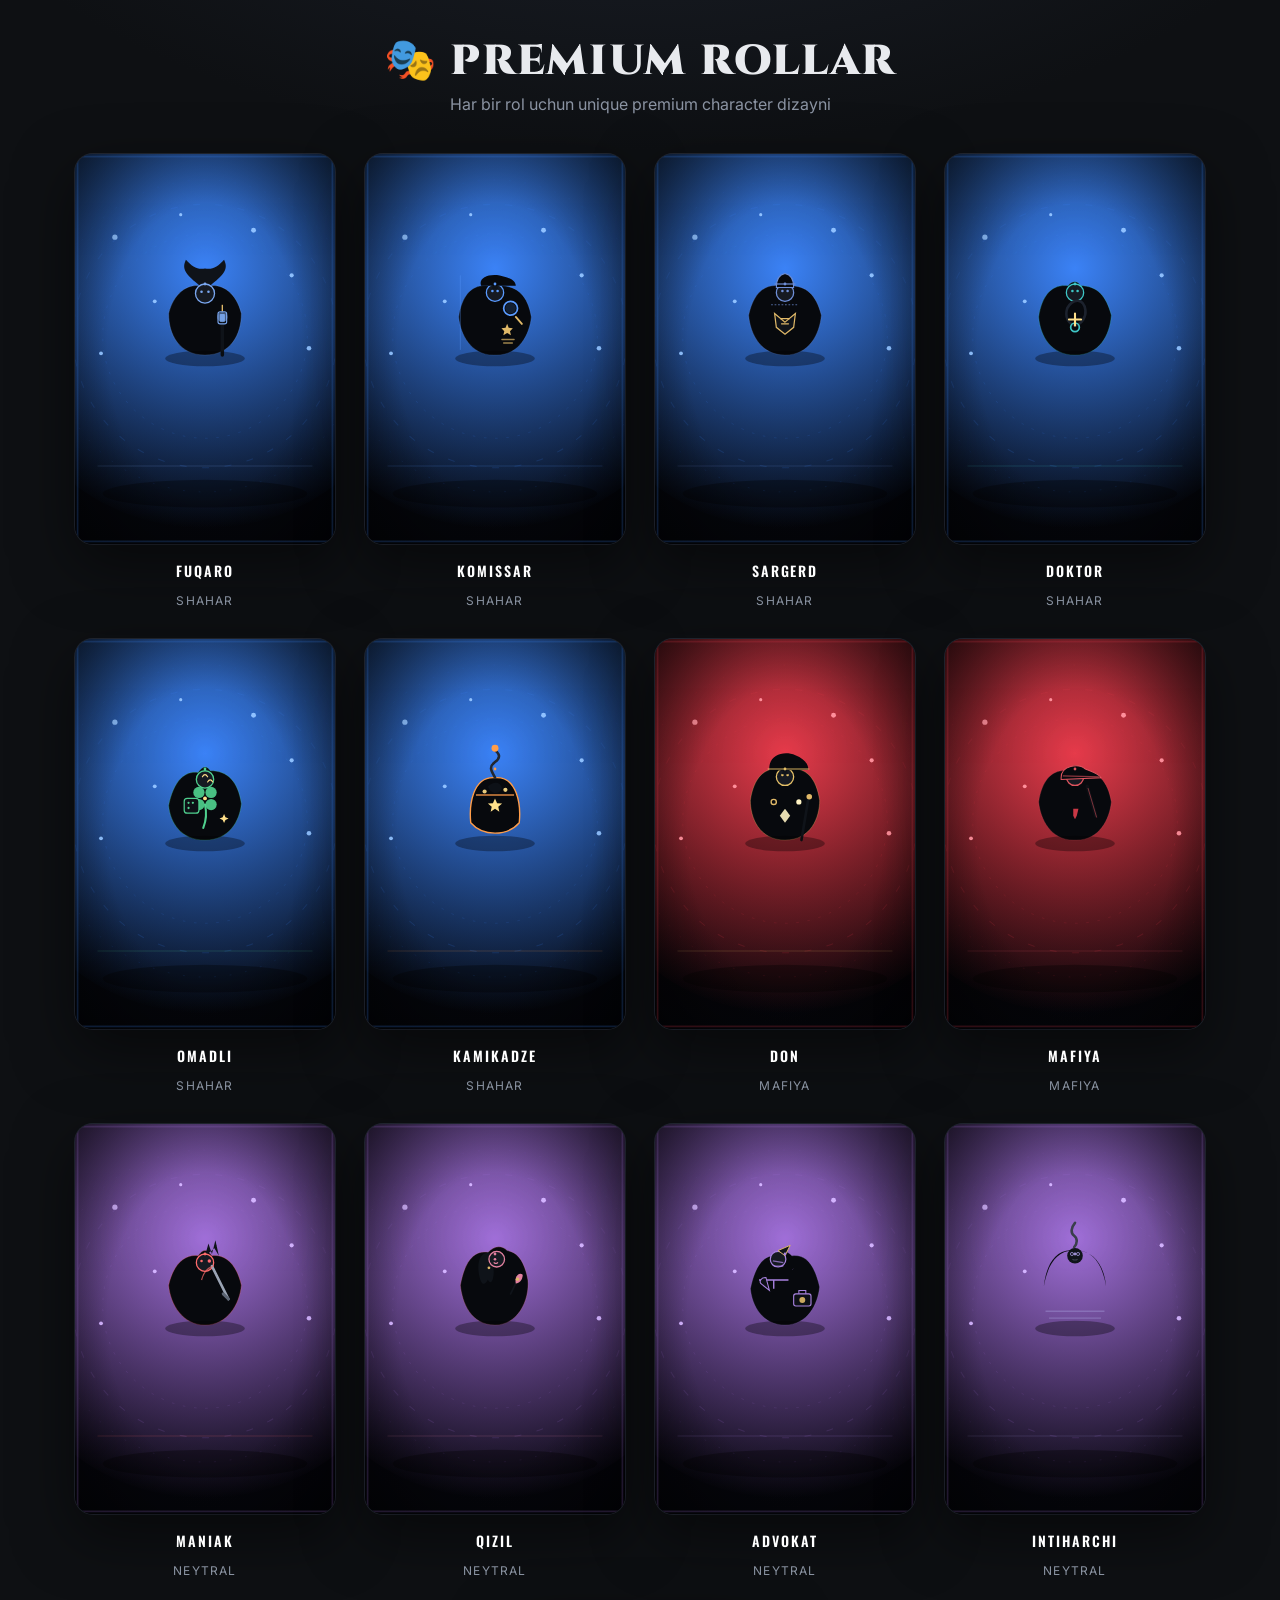
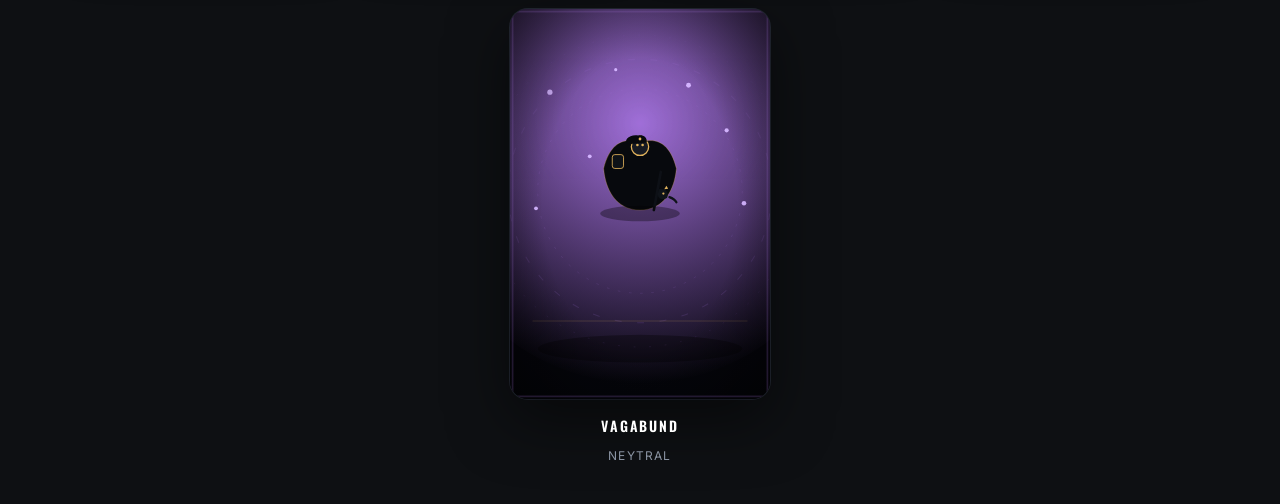
<file: cards-preview.html>
<!doctype html>
<html lang="uz">
<head>
<meta charset="utf-8">
<meta name="viewport" content="width=device-width,initial-scale=1">
<title>Mafia — Premium Character Cards</title>
<link href="https://fonts.googleapis.com/css2?family=Cinzel:wght@600;700;900&family=Oswald:wght@500;600;700&family=Inter:wght@400;500;600;700;800;900&display=swap" rel="stylesheet">
<style>
*{box-sizing:border-box;margin:0;padding:0}
body{
  background:radial-gradient(1200px 600px at 50% -10%,#1c212b,#0e1013 60%);
  min-height:100vh;color:#e8eaee;font-family:'Inter',sans-serif;padding:40px 20px
}
h1{text-align:center;font:900 42px/1.05 'Cinzel',serif;letter-spacing:.04em;margin-bottom:10px}
p{text-align:center;color:#8b94a3;margin-bottom:40px}
.grid{display:flex;flex-wrap:wrap;justify-content:center;gap:30px;max-width:1400px;margin:0 auto}
.card-wrap{text-align:center}
.card-wrap h3{font:600 14px 'Oswald',sans-serif;letter-spacing:.14em;text-transform:uppercase;margin:16px 0 8px;color:#fff}
.card-wrap .faction{font-size:12px;color:#8b94a3;text-transform:uppercase;letter-spacing:.1em}
.card{width:260px;border-radius:18px;overflow:hidden;box-shadow:0 20px 60px rgba(0,0,0,.5),0 0 0 1px #232833}
.card svg{width:100%;height:auto;display:block}
</style>
</head>
<body>

<h1>🎭 PREMIUM ROLLAR</h1>
<p>Har bir rol uchun unique premium character dizayni</p>

<div class="grid" id="grid"></div>

<script>
/* =================================================================
   PREMIUM TEXTLESS ART ENGINE — one unique character per role.
   ================================================================= */

const ART_AUX = {
  mafia:  { g1: "#170709", g2: "#090203", glow: "#e63b4b", ring: "rgba(230,59,75,.5)",  accent: "#dcb36a", particle: "#ff8f9b" },
  town:   { g1: "#0a1522", g2: "#040810", glow: "#3b82f6", ring: "rgba(59,130,246,.5)", accent: "#dcb36a", particle: "#8fc1ff" },
  neutral:{ g1: "#140e20", g2: "#080510", glow: "#a06fd8", ring: "rgba(160,111,216,.5)", accent: "#5fe0c9", particle: "#d3b3ff" },
};

const ROLE_AUX = {
  citizen:     { accent: "#7aa7f0", extra: "#dcb36a" },
  commissioner:{ accent: "#5a9bff", extra: "#dcb36a" },
  sergeant:    { accent: "#6f8fd8", extra: "#e6c168" },
  doctor:      { accent: "#3ec6c6", extra: "#ffe08a" },
  lucky:       { accent: "#4fd08e", extra: "#ffe08a" },
  kamikaze:    { accent: "#ff9d4a", extra: "#ffe08a" },
  don:         { accent: "#e6c168", extra: "#fff3c4" },
  mafia:       { accent: "#e1555f", extra: "#ffd6a0" },
  maniac:      { accent: "#ff6b6b", extra: "#ffe08a" },
  mistress:    { accent: "#e2809f", extra: "#ffd9e3" },
  lawyer:      { accent: "#a882e0", extra: "#e6c168" },
  suicide:     { accent: "#9b8fd0", extra: "#c3b8ff" },
  vagabond:    { accent: "#e0b25c", extra: "#f6dd9a" },
};

function _roleAux(id) { return ROLE_AUX[id] || { accent: "#7aa7f0", extra: "#dcb36a" }; }

function artEmblemUID(id, U) {
  const au = _roleAux(id);
  const a = au.accent;
  const g = au.extra;
  const dk = "#07090d";
  const dk2 = "#0f1319";
  const hl = `url(#${U}hl)`;
  const fg = `url(#${U}fglow)`;
  const gold = "#e0b968";

  let body = "";

  switch (id) {

    case "citizen":
      body = `
        <circle class="kct-halo" cx="22" cy="-10" r="15" fill="${a}" opacity="0.16"/>
        <path d="M0 46 C-30 46 -42 22 -42 -2 C-36 -26 -20 -36 -6 -34 C-2 -42 2 -42 6 -34 C20 -36 36 -26 42 -2 C42 22 30 46 0 46 Z" fill="${dk}" stroke="${a}" stroke-opacity="0.35" stroke-width="1"/>
        <path d="M-6 -34 C-20 -46 -28 -52 -22 -64 C-15 -56 -8 -52 0 -54 C8 -52 15 -56 22 -64 C28 -52 20 -46 6 -34 Z" fill="${dk2}"/>
        <circle cx="0" cy="-25" r="11" fill="#161a22" stroke="${a}" stroke-width="1.5"/>
        <circle cx="-4" cy="-27" r="1.5" fill="${a}"/>
        <circle cx="4" cy="-27" r="1.5" fill="${a}"/>
        <path d="M20 -2 L20 46" stroke="${dk2}" stroke-width="4" stroke-linecap="round"/>
        <line x1="16" y1="6" x2="24" y2="6" stroke="${gold}" stroke-width="2" opacity="0.85"/>
        <g class="kct-lantern">
          <line x1="20" y1="-12" x2="20" y2="-4" stroke="${gold}" stroke-width="1.6"/>
          <rect x="15" y="-4" width="10" height="14" rx="2.5" fill="#0a0d12" stroke="${a}" stroke-width="1.3"/>
          <rect x="17" y="-1.5" width="6" height="9" rx="1" fill="${a}" opacity="0.9"/>
        </g>
        <circle class="kct-glow" cx="20" cy="2" r="6" fill="${a}" opacity="0.5"/>`;
      break;

    case "commissioner":
      body = `
        <path d="M-2 46 C-28 46 -40 22 -42 2 C-38 -24 -26 -36 -8 -34 C-4 -40 4 -40 6 -34 C26 -34 38 -22 42 2 C40 22 28 46 2 46 Z" fill="${dk}" stroke="${a}" stroke-opacity="0.35" stroke-width="1"/>
        <circle cx="0" cy="-26" r="10" fill="#161a22" stroke="${a}" stroke-width="1.5"/>
        <circle cx="-3" cy="-28" r="1.5" fill="${a}"/>
        <circle cx="3" cy="-28" r="1.5" fill="${a}"/>
        <path d="M-4 -30 L4 -30 L0 -40 L-4 -30 Z" fill="${dk2}"/>
        <path d="M-16 -34 C-20 -44 -4 -50 12 -44 C20 -42 24 -38 24 -34 L-16 -34 Z" fill="${dk}"/>
        <g class="kct-mag">
          <circle cx="18" cy="-8" r="8" fill="none" stroke="${a}" stroke-width="2"/>
          <circle cx="18" cy="-8" r="6" fill="${a}" opacity="0.16"/>
          <line x1="24" y1="2" x2="31" y2="10" stroke="${gold}" stroke-width="2.2" stroke-linecap="round"/>
        </g>
        <g class="kct-scanwrap"><line class="kct-scan" x1="-40" y1="-46" x2="-40" y2="40" stroke="${a}" stroke-width="1" opacity="0.4"/></g>
        <polygon class="kct-badge" points="14,10 15.8,14.6 20.6,15.2 17.3,18.4 18.4,23 14,20.6 9.6,23 10.7,18.4 7.4,15.2 12.2,14.6" fill="${gold}"/>
        <path d="M8 28 h14 M10 32 h10" stroke="${gold}" stroke-width="1.6" stroke-linecap="round" opacity="0.7"/>`;
      break;

    case "sergeant":
      body = `
        <path d="M0 46 C-28 46 -40 22 -42 0 C-36 -26 -24 -36 -6 -34 C-2 -42 2 -42 6 -34 C24 -34 36 -24 42 0 C40 22 28 46 0 46 Z" fill="${dk}" stroke="${a}" stroke-opacity="0.35" stroke-width="1"/>
        <circle cx="0" cy="-26" r="10" fill="#161a22" stroke="${a}" stroke-width="1.5"/>
        <circle cx="-3" cy="-28" r="1.5" fill="${a}"/>
        <circle cx="3" cy="-28" r="1.5" fill="${a}"/>
        <path d="M-10 -32 Q-10 -46 0 -48 Q10 -46 10 -32 Z" fill="${dk}" stroke="${a}" stroke-width="1.2"/>
        <line x1="-12" y1="-36" x2="12" y2="-36" stroke="${a}" stroke-width="1.6" opacity="0.85"/>
        <g class="kct-shield">
          <path d="M0 8 L12 -2 L10 14 L0 22 L-10 14 L-12 -2 Z" fill="${dk2}" stroke="${gold}" stroke-width="1.4"/>
          <path d="M-5 4 L5 4 M-4 10 L4 10" stroke="${gold}" stroke-width="1.5" stroke-linecap="round"/>
        </g>
        <line class="kct-dash" x1="-16" y1="-12" x2="16" y2="-12" stroke="${a}" stroke-width="1.2" stroke-dasharray="2 2" opacity="0.7"/>`;
      break;

    case "doctor":
      body = `
        <path d="M0 46 C-28 46 -40 24 -42 2 C-38 -24 -26 -36 -8 -34 C-4 -40 4 -40 6 -34 C26 -34 36 -22 42 0 C40 24 28 46 0 46 Z" fill="${dk}" stroke="${a}" stroke-opacity="0.35" stroke-width="1"/>
        <circle cx="0" cy="-26" r="10" fill="#161a22" stroke="${a}" stroke-width="1.5"/>
        <circle cx="-3" cy="-28" r="1.5" fill="${a}"/>
        <circle cx="3" cy="-28" r="1.5" fill="${a}"/>
        <path d="M-9 -8 C-2 -20 10 -20 12 -6 C13 2 8 10 0 12 C-8 10 -12 2 -9 -8 Z" fill="none" stroke="#1c222d" stroke-width="3"/>
        <circle cx="0" cy="14" r="5" fill="none" stroke="${a}" stroke-width="2"/>
        <g class="kct-cross">
          <path d="M0 -2 V12 M-7 5 H7" stroke="${g}" stroke-width="2.4" stroke-linecap="round"/>
        </g>
        <path class="kct-ecg" d="M-26 -2 H-18 L-14 -8 L-10 4 L-6 -10 L-2 -2 H26" fill="none" stroke="${a}" stroke-width="1.6" stroke-linecap="round" stroke-linejoin="round" opacity="0.9"/>`;
      break;

    case "lucky":
      body = `
        <path d="M0 46 C-28 46 -40 26 -42 6 C-36 -22 -24 -34 -8 -32 C-2 -40 2 -40 6 -34 C26 -34 38 -22 42 4 C40 24 28 46 0 46 Z" fill="${dk}" stroke="${a}" stroke-opacity="0.35" stroke-width="1"/>
        <circle cx="0" cy="-24" r="10" fill="#161a22" stroke="${a}" stroke-width="1.5"/>
        <path d="M-3 -27 q3 -5 6 0 M3 -21 q3 -5 6 0" stroke="${g}" stroke-width="1.3" fill="none" stroke-linecap="round"/>
        <g class="kct-clover">
          <circle cx="-7" cy="-9" r="6.5" fill="${a}" opacity="0.92"/>
          <circle cx="7" cy="-9" r="6.5" fill="${a}" opacity="0.92"/>
          <circle cx="-7" cy="5" r="6.5" fill="${a}" opacity="0.92"/>
          <circle cx="7" cy="5" r="6.5" fill="${a}" opacity="0.92"/>
          <circle cx="0" cy="-2" r="2.2" fill="${g}"/>
          <path d="M0 5 C2 14 2 22 -2 32" stroke="${a}" stroke-width="2.4" fill="none" stroke-linecap="round"/>
        </g>
        <g class="kct-dice">
          <rect x="-24" y="-2" width="17" height="17" rx="3.5" fill="#0d1016" stroke="${a}" stroke-width="1.4"/>
          <circle cx="-19" cy="3" r="1.3" fill="${a}"/>
          <circle cx="-14" cy="3" r="1.3" fill="${a}"/>
          <circle cx="-19" cy="9" r="1.3" fill="${a}"/>
        </g>
        <path class="kct-spark" d="M22 16 l1.6 3.6 3.6 1.6 -3.6 1.6 -1.6 3.6 -1.6 -3.6 -3.6 -1.6 3.6 -1.6 Z" fill="${g}"/>`;
      break;

    case "kamikaze":
      body = `
        <path d="M0 -26 C-26 -28 -30 6 -28 26 C-14 42 14 42 28 26 C30 6 26 -28 0 -26 Z" fill="${dk}" stroke="${a}" stroke-width="1.6"/>
        <path d="M-8 -16 C-2 -22 6 -22 8 -14 C6 -6 -6 -6 -8 -16 Z" fill="${dk2}" opacity="0.8"/>
        <path d="M0 -26 C-4 -34 -8 -38 0 -44 C8 -50 4 -54 0 -58" stroke="#22272f" stroke-width="3" fill="none" stroke-linecap="round"/>
        <circle class="kct-spark" cx="0" cy="-60" r="4" fill="${a}"/>
        <line x1="-22" y1="-6" x2="22" y2="-6" stroke="${a}" stroke-width="2" opacity="0.85"/>
        <circle cx="-12" cy="-10" r="2.4" fill="${g}" opacity="0.9"/>
        <circle cx="12" cy="-12" r="2.4" fill="${g}" opacity="0.9"/>
        <polygon points="0,-2 2.4,3.4 8.2,3.9 3.8,7.6 5,13.2 0,10 -5,13.2 -3.8,7.6 -8.2,3.9 -2.4,3.4" fill="${g}"/>
        <circle class="kct-flake" cx="-8" cy="34" r="1.8" fill="${a}" opacity="0"/>
        <circle class="kct-flake" cx="6" cy="40" r="1.8" fill="${a}" opacity="0" style="animation-delay:1.2s"/>`;
      break;

    case "don":
      body = `
        <path d="M0 46 C-30 46 -40 20 -40 0 C-36 -26 -24 -38 -6 -36 C-4 -44 4 -44 6 -36 C24 -38 36 -26 40 0 C40 20 30 46 0 46 Z" fill="${dk}" stroke="${a}" stroke-opacity="0.35" stroke-width="1"/>
        <circle cx="0" cy="-27" r="10" fill="#161a22" stroke="${a}" stroke-width="1.5"/>
        <circle cx="-3" cy="-29" r="1.5" fill="${a}"/>
        <circle cx="3" cy="-29" r="1.5" fill="${a}"/>
        <path d="M-4 -30 L4 -30 L0 -38 Z" fill="${dk2}"/>
        <path d="M-18 -34 C-20 -52 -2 -58 12 -52 C22 -48 27 -42 27 -35 L-18 -34 Z" fill="${dk}"/>
        <line x1="-20" y1="-36" x2="28" y2="-36" stroke="${a}" stroke-width="1.5" opacity="0.6"/>
        <path d="M0 10 L6 18 L0 26 L-6 18 Z" fill="${g}" opacity="0.9"/>
        <g class="kct-cane"><line x1="27" y1="-2" x2="19" y2="46" stroke="${dk2}" stroke-width="3" stroke-linecap="round"/>
          <circle cx="28" cy="-4" r="3.2" fill="${gold}"/></g>
        <line class="kct-smoke" x1="16" y1="0" x2="12" y2="-8" stroke="#8a93a4" stroke-width="2" stroke-linecap="round" opacity="0"/>
        <line class="kct-smoke" x1="17" y1="3" x2="14" y2="-6" stroke="#8a93a4" stroke-width="1.6" stroke-linecap="round" opacity="0" style="animation-delay:1.6s"/>
        <circle class="kct-core" cx="16" cy="2" r="3" fill="${g}"/>
        <circle class="kct-ring" cx="-13" cy="2" r="3" fill="none" stroke="${gold}" stroke-width="1.6"/>`;
      break;

    case "mafia":
      body = `
        <path d="M-2 46 C-28 46 -40 22 -42 2 C-38 -24 -26 -36 -8 -34 C-4 -42 4 -42 8 -34 C26 -34 38 -22 42 2 C40 22 28 46 2 46 Z" fill="${dk}" stroke="${a}" stroke-opacity="0.35" stroke-width="1"/>
        <circle cx="0" cy="-27" r="10" fill="#161a22" stroke="${a}" stroke-width="1.5"/>
        <circle cx="-3" cy="-29" r="1.5" fill="${a}"/>
        <circle cx="3" cy="-29" r="1.5" fill="${a}"/>
        <path d="M-16 -26 C-16 -40 4 -43 12 -36 C22 -32 28 -30 30 -26 L-16 -24 Z" fill="${dk}" stroke="${a}" stroke-width="1.2"/>
        <line x1="-14" y1="-28" x2="28" y2="-27" stroke="${a}" stroke-width="1.4" opacity="0.6"/>
        <path d="M-2 10 L4 10 L2 18 L0 22 L-2 18 Z" fill="#c93845"/>
        <g class="kct-bat"><line x1="24" y1="18" x2="14" y2="-16" stroke="#0d0f14" stroke-width="4" stroke-linecap="round"/>
          <line x1="25" y1="20" x2="15" y2="-14" stroke="${a}" stroke-width="1" opacity="0.6"/></g>
        <circle class="kct-drip" cx="4" cy="34" r="2" fill="#c93845" opacity="0"/>
        <circle class="kct-drip" cx="-8" cy="38" r="1.6" fill="#c93845" opacity="0" style="animation-delay:1.5s"/>`;
      break;

    case "maniac":
      body = `
        <path d="M0 46 C-26 46 -40 22 -42 0 C-36 -26 -22 -36 -8 -34 C-2 -42 2 -42 8 -34 C22 -36 36 -26 42 0 C40 22 26 46 0 46 Z" fill="${dk}" stroke="${a}" stroke-opacity="0.35" stroke-width="1"/>
        <polygon class="kct-hair" points="0,-34 4,-48 8,-36 12,-52 16,-34 10,-44 14,-46 8,-40" fill="${dk2}"/>
        <circle cx="0" cy="-26" r="10" fill="#161a22" stroke="${a}" stroke-width="1.5"/>
        <circle cx="-4" cy="-28" r="1.5" fill="${a}"/>
        <circle class="kct-eye" cx="5" cy="-28" r="2" fill="#ff6670"/>
        <g class="kct-blade">
          <line x1="27" y1="16" x2="8" y2="-22" stroke="#9aa4b4" stroke-width="3" stroke-linecap="round"/>
          <line x1="21" y1="10" x2="27" y2="16" stroke="#5b6472" stroke-width="3.4" stroke-linecap="round"/>
        </g>
        <circle class="kct-drop" cx="14" cy="6" r="2" fill="#ff6670" opacity="0" style="animation-delay:.9s"/>
        <path d="M10 -22 c-8 2 -12 8 -14 16" stroke="${a}" stroke-width="1.4" fill="none" opacity="0.7"/>`;
      break;

    case "mistress":
      body = `
        <path d="M0 46 C-28 46 -38 20 -40 0 C-34 -32 -22 -40 -8 -38 C0 -46 8 -46 14 -40 C26 -38 34 -28 38 -6 C40 18 26 46 0 46 Z" fill="${dk}" stroke="${a}" stroke-opacity="0.35" stroke-width="1"/>
        <path class="kct-hair" d="M-2 -36 C-16 -42 -22 -28 -18 -10 C-14 8 -6 -6 -4 -22 C-8 -20 -12 -12 -8 -6 C-4 2 0 -10 -2 -22 Z" fill="${dk2}"/>
        <circle cx="2" cy="-30" r="9" fill="#161a22" stroke="${a}" stroke-width="1.5"/>
        <circle cx="0" cy="-30" r="1.5" fill="${a}"/>
        <circle class="kct-earring" cx="-7" cy="-20" r="1.6" fill="${gold}"/>
        <path class="kct-lips" d="M-1 -26 q2 1.6 4 0" stroke="${a}" stroke-width="1.4" fill="none" stroke-linecap="round"/>
        <g class="kct-rose">
          <line x1="18" y1="10" x2="24" y2="-2" stroke="${dk2}" stroke-width="2" stroke-linecap="round"/>
          <path d="M24 -2 C22 -10 28 -16 32 -12 C32 -6 28 -2 24 -2 Z" fill="${a}"/>
          <path d="M25 -10 c3 -2 6 1 4 3 c-2 2 -5 0 -4 -3 Z" fill="${a}" opacity="0.85"/>
          <circle cx="26" cy="-7" r="2" fill="${gold}"/>
        </g>
        <path class="kct-petal" d="M-14 8 q4 -6 8 0 q-4 6 -8 0 Z" fill="${a}" opacity="0"/>
        <path class="kct-petal" d="M12 20 q4 -6 8 0 q-4 6 -8 0 Z" fill="${a}" opacity="0" style="animation-delay:1.6s"/>`;
      break;

    case "lawyer":
      body = `
        <path d="M0 46 C-26 46 -38 24 -40 4 C-34 -24 -24 -36 -8 -34 C-2 -40 2 -40 8 -34 C24 -36 34 -24 40 2 C38 22 26 46 0 46 Z" fill="${dk}" stroke="${a}" stroke-opacity="0.35" stroke-width="1"/>
        <circle cx="-8" cy="-30" r="9" fill="#161a22" stroke="${a}" stroke-width="1.4"/>
        <path d="M-8 -40 L0 -34 L6 -46 L-8 -40 Z" fill="${dk2}" stroke="${gold}" stroke-width="1.1"/>
        <path d="M-14 -28 L-2 -26 M-13 -22 L-2 -22" stroke="${a}" stroke-width="1.4" opacity="0.75"/>
        <g class="kct-scales">
          <line x1="-30" y1="-6" x2="4" y2="-6" stroke="${a}" stroke-width="1.6"/>
          <line x1="-13" y1="-6" x2="-13" y2="4" stroke="${a}" stroke-width="1.6"/>
          <path d="M-22 -9 C-27 -9 -30 -5 -28 -2 L-18 6 Z" fill="#0d1016" stroke="${a}" stroke-width="1.2"/>
          <path d="M-12 6 L-4 -2 C-1 -5 1 -5 4 -2 L12 6 Z" fill="none"/>
        </g>
        <rect class="kct-case" x="10" y="10" width="20" height="14" rx="2.5" fill="#0d1016" stroke="${a}" stroke-width="1.3"/>
        <path d="M16 10 V6 H24 V10" stroke="${a}" stroke-width="1.2" fill="none"/>
        <circle cx="20" cy="17" r="3.4" fill="${gold}" opacity="0.9"/>
        <circle class="kct-quill" cx="20" cy="-22" r="1.6" fill="${a}" opacity="0"/>
        <path d="M8 -18 l3 -1.5 -2.5 1.5 Z" fill="${a}"/>`;
      break;

    case "suicide":
      body = `
        <path d="M0 -72 C-5 -66 -5 -60 -1 -57 C3 -54 3 -48 -1 -44" stroke="#3a3f4c" stroke-width="3" fill="none" stroke-linecap="round"/>
        <g class="kct-sway">
          <path d="M0 -40 C-24 -44 -34 -20 -36 2 C-32 -22 -22 -40 -2 -40 C6 -40 6 -40 2 -40 C22 -40 32 -22 36 2 C34 -20 24 -40 0 -40 Z" fill="${dk}" opacity="0.95"/>
          <circle cx="0" cy="-34" r="9" fill="#10141a"/>
          <circle cx="-3.5" cy="-36" r="1.8" fill="none" stroke="${a}" stroke-width="1"/>
          <circle cx="3.5" cy="-36" r="1.8" fill="none" stroke="${a}" stroke-width="1"/>
          <path d="M-3 -30 Q0 -28 3 -30" stroke="#3a3f4c" stroke-width="1.2" fill="none"/>
        </g>
        <path d="M-34 30 L34 30 M30 38 L-30 38" stroke="${a}" stroke-width="1.6" opacity="0.5"/>
        <circle class="kct-ember" cx="-20" cy="18" r="1.4" fill="${a}" opacity="0"/>
        <circle class="kct-ember" cx="22" cy="12" r="1.4" fill="${a}" opacity="0"/>`;
      break;

    case "vagabond":
      body = `
        <path d="M0 46 C-28 46 -40 22 -42 -2 C-36 -26 -24 -36 -8 -34 C-2 -42 2 -42 8 -34 C24 -36 36 -26 42 -2 C40 22 28 46 0 46 Z" fill="${dk}" stroke="${a}" stroke-opacity="0.35" stroke-width="1"/>
        <rect x="-32" y="-18" width="13" height="16" rx="3" fill="${dk2}" stroke="${a}" stroke-width="1.1" opacity="0.9"/>
        <circle cx="0" cy="-27" r="10" fill="#161a22" stroke="${a}" stroke-width="1.5"/>
        <circle cx="-3" cy="-29" r="1.5" fill="${a}"/>
        <circle cx="3" cy="-29" r="1.5" fill="${a}"/>
        <path d="M-14 -30 C-20 -34 -12 -42 -2 -40 C4 -41 8 -38 8 -32 L-14 -30 Z" fill="${dk}"/>
        <line x1="24" y1="2" x2="16" y2="46" stroke="#0d1016" stroke-width="3" stroke-linecap="round"/>
        <g class="kct-wolf">
          <path d="M22 22 C30 20 34 27 31 32 C24 36 18 32 22 22 Z" fill="${dk2}"/>
          <path d="M28 22 l2.5 -4 2 3.5 Z" fill="${a}"/>
          <circle cx="27" cy="27" r="1.3" fill="${a}"/>
          <path d="M34 31 c6 2 8 6 8 6" stroke="${dk2}" stroke-width="2.6" fill="none" stroke-linecap="round"/>
        </g>
        <ellipse class="kct-print" cx="-26" cy="30" rx="3.4" ry="2.2" fill="${a}" opacity="0"/>
        <ellipse class="kct-print" cx="-32" cy="40" rx="3.4" ry="2.2" fill="${a}" opacity="0"/>`;
      break;

    default:
      body = `<circle class="kct-dot" cx="0" cy="0" r="40" fill="${fg}"/>`;
  }

  body += `<ellipse cx="0" cy="50" rx="46" ry="9" fill="#000000" opacity="0.34"/>`;

  return body;
}

function roleAnim(id) {
  switch (id) {
    case "citizen":
      return `
        .kct-halo{animation:kct-halo 3s ease-in-out infinite}
        @keyframes kct-halo{0%,100%{opacity:.10;transform:scale(1)}50%{opacity:.28;transform:scale(1.25)}}
        .kct-lantern{animation:kct-lant 2.4s ease-in-out infinite}
        @keyframes kct-lant{0%,100%{filter:brightness(1)}50%{filter:brightness(1.55)}}
        .kct-glow{animation:kct-glowk 2.4s ease-in-out infinite;transform-origin:20px 2px}
        @keyframes kct-glowk{0%,100%{opacity:.28;transform:scale(1)}50%{opacity:.75;transform:scale(1.5)}}`;
    case "commissioner":
      return `
        .kct-scan{animation:kct-scanx 3.6s ease-in-out infinite}
        @keyframes kct-scanx{0%,100%{transform:translateX(0)}50%{transform:translateX(72px)}}
        .kct-mag{animation:kct-magk 3s ease-in-out infinite}
        @keyframes kct-magk{0%,100%{transform:translateY(0)}50%{transform:translateY(-4px)}}
        .kct-badge{animation:kct-badk 2.2s ease-in-out infinite}
        @keyframes kct-badk{0%,100%{opacity:.75}50%{opacity:1;filter:drop-shadow(0 0 4px ${_roleAux(id).accent})}}`;
    case "sergeant":
      return `
        .kct-shield{animation:kct-shik .9s ease-in-out infinite}
        @keyframes kct-shik{0%,100%{transform:translateY(0)}50%{transform:translateY(-2.5px)}}
        .kct-dash{animation:kct-dashk 3.2s linear infinite}
        @keyframes kct-dashk{to{stroke-dashoffset:-16}}`;
    case "doctor":
      return `
        .kct-cross{animation:kct-cros 1s ease-in-out infinite;transform-origin:0px 5px}
        @keyframes kct-cros{0%,100%{transform:scale(1);opacity:.85}50%{transform:scale(1.22);opacity:1}}
        .kct-ecg{stroke-dasharray:110;stroke-dashoffset:110;animation:kct-ecgk 3.2s linear infinite}
        @keyframes kct-ecgk{0%{stroke-dashoffset:110}60%{stroke-dashoffset:0}100%{stroke-dashoffset:-110}}`;
    case "lucky":
      return `
        .kct-clover{animation:kct-clok 10s linear infinite;transform-origin:0 2px}
        @keyframes kct-clok{from{transform:rotate(0deg)}to{transform:rotate(360deg)}}
        .kct-spark{animation:kct-spark 2s ease-in-out infinite}
        @keyframes kct-spark{0%,100%{opacity:0;transform:scale(.5)}50%{opacity:1;transform:scale(1.25)}}
        .kct-dice{animation:kct-dsky 6s ease-in-out infinite}
        @keyframes kct-dsky{0%,92%,100%{transform:translateX(0)}95%{transform:translateX(-3px)}98%{transform:translateX(2px)}}`;
    case "kamikaze":
      return `
        .kct-spark{animation:kct-spkk .5s ease-in-out infinite}
        @keyframes kct-spkk{0%,100%{opacity:.7;transform:scale(1)}50%{opacity:1;transform:scale(1.6)}}
        .kct-flake{animation:kct-flk 2.4s ease-in infinite}
        @keyframes kct-flk{0%{opacity:0;transform:translateY(0)}20%{opacity:.9}100%{opacity:0;transform:translateY(-26px)}}`;
    case "don":
      return `
        .kct-smoke{animation:kct-smk 3.2s ease-in infinite}
        @keyframes kct-smk{0%{opacity:0;transform:translate(0,0) scale(1)}30%{opacity:.5}100%{opacity:0;transform:translate(8px,-22px) scale(1.8)}}
        .kct-ring{animation:kct-ring 2.4s ease-in-out infinite;transform-origin:-13px 2px}
        @keyframes kct-ring{0%,100%{transform:rotate(0deg);filter:drop-shadow(0 0 2px ${_roleAux(id).accent})}50%{transform:rotate(12deg);filter:drop-shadow(0 0 7px ${_roleAux(id).extra})}}
        .kct-core{animation:kct-cores 3.4s ease-in-out infinite}
        @keyframes kct-cores{0%,100%{transform:scale(1)}50%{transform:scale(1.35)}}`;
    case "mafia":
      return `
        .kct-bat{animation:kct-batk 3s ease-in-out infinite;transform-origin:20px 0}
        @keyframes kct-batk{0%,100%{transform:rotate(0deg)}50%{transform:rotate(-9deg) translateX(-2px)}}
        .kct-drip{animation:kct-dripk 3.4s ease-in infinite}
        @keyframes kct-dripk{0%{opacity:0;transform:translateY(0)}40%{opacity:.95}100%{opacity:0;transform:translateY(16px)}}`;
    case "maniac":
      return `
        .kct-blade{animation:kct-blak .14s steps(2) infinite}
        @keyframes kct-blak{0%,100%{opacity:1;transform:translateY(0)}50%{opacity:.55;transform:translateY(1px)}}
        .kct-eye{animation:kct-eyek 1.6s ease-in-out infinite}
        @keyframes kct-eyek{0%,100%{opacity:.6}50%{opacity:1;filter:drop-shadow(0 0 4px ${_roleAux(id).accent})}}
        .kct-drop{animation:kct-drop 2.6s ease-in infinite}
        @keyframes kct-drop{0%{opacity:0;transform:translate(0,0)}40%{opacity:1}100%{opacity:0;transform:translate(-6px,18px)}}`;
    case "mistress":
      return `
        .kct-hair{animation:kct-hair 5s ease-in-out infinite}
        @keyframes kct-hair{0%,100%{transform:rotate(0deg)}50%{transform:rotate(2deg)}}
        .kct-petal{animation:kct-petal 5s ease-in infinite}
        @keyframes kct-petal{0%{opacity:0;transform:translate(0,0) rotate(0deg)}15%{opacity:.9}100%{opacity:0;transform:translate(6px,44px) rotate(80deg)}}
        .kct-earring{animation:kct-eak 2s ease-in-out infinite}
        @keyframes kct-eak{0%,100%{opacity:.6}50%{opacity:1;filter:drop-shadow(0 0 3px ${_roleAux(id).extra})}}`;
    case "lawyer":
      return `
        .kct-scales{animation:kct-sclk 4s ease-in-out infinite;transform-origin:-13px -6px}
        @keyframes kct-sclk{0%,15%,100%{transform:rotate(0deg)}55%{transform:rotate(-4deg)}75%{transform:rotate(3deg)}}
        .kct-quill{animation:kct-quilk 2.8s ease-in infinite}
        @keyframes kct-quilk{0%{opacity:0;transform:translate(0,0)}30%{opacity:.9}100%{opacity:0;transform:translate(6px,20px)}}`;
    case "suicide":
      return `
        .kct-sway{animation:kct-swayk 5s ease-in-out infinite;transform-origin:0 -60px}
        @keyframes kct-swayk{0%,100%{transform:rotate(-3deg)}50%{transform:rotate(4deg)}}
        .kct-ember{animation:kct-emb 3.6s ease-in infinite}
        @keyframes kct-emb{0%{opacity:0;transform:translateY(0)}40%{opacity:.8}100%{opacity:0;transform:translateY(-18px)}}`;
    case "vagabond":
      return `
        .kct-wolf{animation:kct-wolk 2.2s ease-in-out infinite}
        @keyframes kct-wolk{0%,100%{transform:translateY(0)}50%{transform:translateY(-2.5px)}}
        .kct-print{animation:kct-prk 4s ease-in infinite}
        @keyframes kct-prk{0%{opacity:0}30%{opacity:.7}100%{opacity:0}}`;
    default:
      return `
        .kct-dot{animation:kct-dot 2.4s ease-in-out infinite}
        @keyframes kct-dot{0%,100%{opacity:.5}50%{opacity:1}}`;
  }
}

function cardSceneUID(r, U) {
  const a = ART_AUX[r.fac] || ART_AUX.town;
  const au = _roleAux(r.id);
  const char = artEmblemUID(r.id, U);
  return `<svg viewBox="0 0 300 450" width="300" height="450" xmlns="http://www.w3.org/2000/svg" preserveAspectRatio="xMidYMid slice">
  <defs>
    <linearGradient id="${U}bg" x1="0" y1="0" x2="0" y2="1">
      <stop offset="0" stop-color="${a.g1}"/><stop offset="0.55" stop-color="${a.g2}"/><stop offset="1" stop-color="#04050a"/>
    </linearGradient>
    <radialGradient id="${U}core" cx="0.5" cy="0.4" r="0.6">
      <stop offset="0" stop-color="${a.glow}"/><stop offset="1" stop-color="${a.glow}" stop-opacity="0"/>
    </radialGradient>
    <radialGradient id="${U}fglow" cx="0.5" cy="0.5" r="0.5">
      <stop offset="0" stop-color="${au.accent}"/><stop offset="1" stop-color="${a.glow}"/>
    </radialGradient>
    <linearGradient id="${U}hl" x1="0" y1="0" x2="1" y2="1">
      <stop offset="0" stop-color="${au.accent}"/><stop offset="0.5" stop-color="${a.glow}"/><stop offset="1" stop-color="${au.accent}"/>
    </linearGradient>
    <radialGradient id="${U}vig" cx="0.5" cy="0.5" r="0.75">
      <stop offset="0.5" stop-color="transparent"/><stop offset="1" stop-color="#000" stop-opacity="0.66"/>
    </radialGradient>
  </defs>
  <style>
    @keyframes kfloat{0%{transform:translateY(0);opacity:0}15%{opacity:.7}85%{opacity:.5}100%{transform:translateY(-130px);opacity:0}}
    @keyframes kspin{from{transform:rotate(0deg)}to{transform:rotate(360deg)}}
    @keyframes kspinr{from{transform:rotate(360deg)}to{transform:rotate(0deg)}}
    @keyframes kpulse{0%,100%{opacity:.32}50%{opacity:.85}}
    .kf{animation:kfloat 5s linear infinite}
    .ks{animation:kspin 36s linear infinite;transform-origin:150px 200px}
    .ksr{animation:kspinr 26s linear infinite;transform-origin:150px 200px}
    .kg{animation:kpulse 3s ease-in-out infinite}
    ${roleAnim(r.id)}
  </style>
  <rect width="300" height="450" fill="url(#${U}bg)"/>
  <circle cx="150" cy="182" r="250" fill="url(#${U}core)" class="kg"/>
  <ellipse cx="150" cy="392" rx="118" ry="16" fill="#000000" opacity="0.35"/>
  <line x1="26" y1="360" x2="274" y2="360" stroke="${au.accent}" stroke-width="1" opacity="0.22"/>
  <g class="ks" opacity="0.32">
    <circle cx="150" cy="210" r="152" fill="none" stroke="${a.ring}" stroke-width="1.2" stroke-dasharray="8 18"/>
    <circle cx="150" cy="210" r="118" fill="none" stroke="${a.ring}" stroke-width="1" stroke-dasharray="3 10"/>
  </g>
  <g class="ksr" opacity="0.28">
    <circle cx="150" cy="210" r="180" fill="none" stroke="${a.ring}" stroke-width="0.8" stroke-dasharray="2 16"/>
  </g>
  <g opacity="1" style="transform:translate(150px,186px)">${char}</g>
  <circle cx="46" cy="96" r="3" fill="${a.particle}" class="kf" style="animation-delay:0s"/>
  <circle cx="250" cy="140" r="2.4" fill="${a.particle}" class="kf" style="animation-delay:0.9s"/>
  <circle cx="92" cy="170" r="2.2" fill="${a.particle}" class="kf" style="animation-delay:1.7s"/>
  <circle cx="206" cy="88" r="2.8" fill="${a.particle}" class="kf" style="animation-delay:2.4s"/>
  <circle cx="150" cy="150" r="1.6" fill="${au.accent}" class="kf" style="animation-delay:3.1s"/>
  <circle cx="30" cy="230" r="2.2" fill="${a.particle}" class="kf" style="animation-delay:0.45s"/>
  <circle cx="270" cy="224" r="2.6" fill="${a.particle}" class="kf" style="animation-delay:1.2s"/>
  <circle cx="122" cy="70" r="1.8" fill="${a.particle}" class="kf" style="animation-delay:2s"/>
  <rect width="300" height="450" fill="url(#${U}vig)"/>
  <rect x="3" y="3" width="294" height="444" fill="none" stroke="${a.ring}" stroke-width="2" opacity="0.4"/>
</svg>`;
}

/* ========= MAIN RENDER ========= */
const ROLES = [
  {id:'citizen',fac:'town',name:'Fuqaro'},
  {id:'commissioner',fac:'town',name:'Komissar'},
  {id:'sergeant',fac:'town',name:'Sargerd'},
  {id:'doctor',fac:'town',name:'Doktor'},
  {id:'lucky',fac:'town',name:'Omadli'},
  {id:'kamikaze',fac:'town',name:'Kamikadze'},
  {id:'don',fac:'mafia',name:'Don'},
  {id:'mafia',fac:'mafia',name:'Mafiya'},
  {id:'maniac',fac:'neutral',name:'Maniak'},
  {id:'mistress',fac:'neutral',name:'Qizil'},
  {id:'lawyer',fac:'neutral',name:'Advokat'},
  {id:'suicide',fac:'neutral',name:'Intiharchi'},
  {id:'vagabond',fac:'neutral',name:'Vagabund'},
];
const FACTION_LABELS = {town:'Shahar',mafia:'Mafiya',neutral:'Neytral'};
const grid = document.getElementById('grid');
ROLES.forEach((r,i)=>{
  const wrap = document.createElement('div');
  wrap.className = 'card-wrap';
  wrap.innerHTML = `<div class="card">${cardSceneUID(r,'c'+i)}</div><h3>${r.name}</h3><span class="faction">${FACTION_LABELS[r.fac]}</span>`;
  grid.appendChild(wrap);
});
</script>

</body>
</html>
</file>
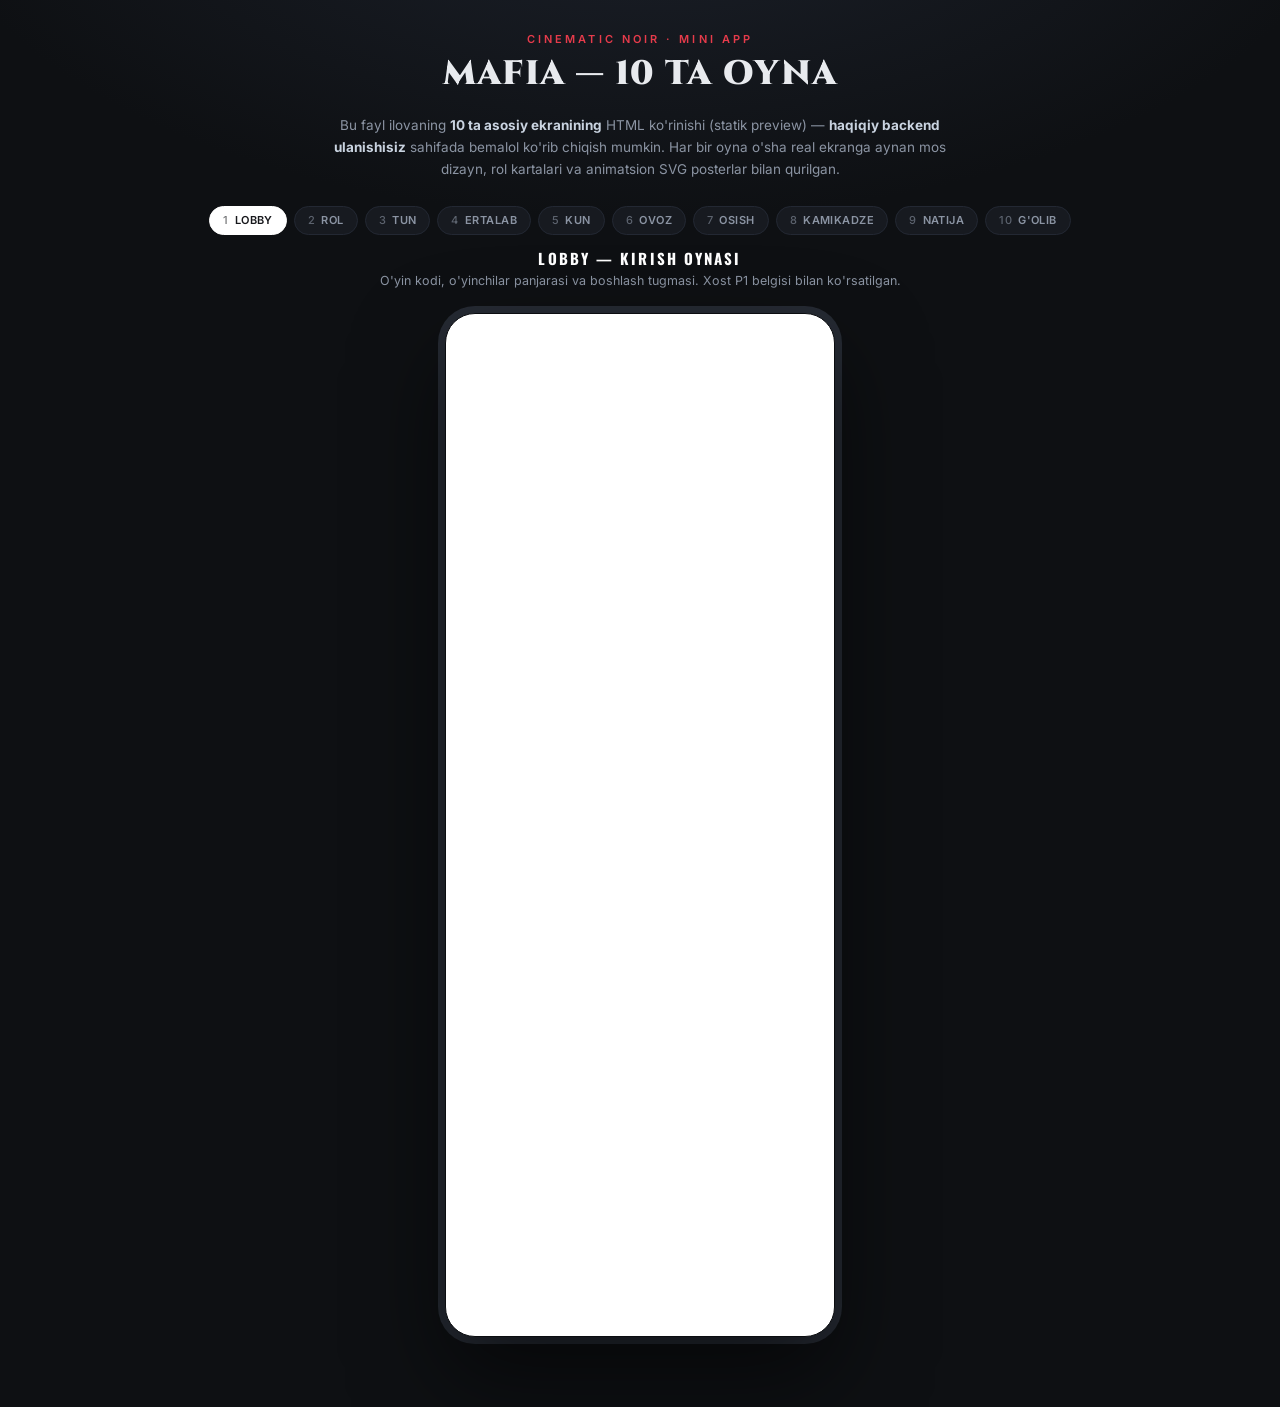
<file: screens-preview.html>
<!doctype html>
<html lang="uz">
<head>
<meta charset="utf-8">
<meta name="viewport" content="width=device-width,initial-scale=1">
<title>Mafia — 10 ta oyna ko'rinishi (preview)</title>
<link rel="preconnect" href="https://fonts.googleapis.com">
<link rel="preconnect" href="https://fonts.gstatic.com" crossorigin>
<link href="https://fonts.googleapis.com/css2?family=Cinzel:wght@600;700;900&family=Oswald:wght@500;600;700&family=Inter:wght@400;500;600;700;800;900&display=swap" rel="stylesheet">
<style>
/* ---------- Preview page chrome (not part of the app) ---------- */
:root{
  --pvb:#0e1013;--pvp:#171a20;--pvl:#232833;--pvtxt:#e8eaee;--pvm:#8b94a3;--pvU:'Inter',sans-serif;
}
*{box-sizing:border-box;-webkit-tap-highlight-color:transparent}
html,body{margin:0}
body{background:radial-gradient(1200px 600px at 50% -10%,#1c212b,#0e1013 60%);min-height:100vh;color:var(--pvtxt);font-family:'Inter',-apple-system,Arial,sans-serif;padding:34px 16px 70px}
.pv-head{text-align:center;max-width:860px;margin:0 auto}
.pv-kicker{font:600 11px/1 var(--pvU);letter-spacing:.28em;color:#e63b4b;text-transform:uppercase}
.pv-title{font:900 34px/1.05 'Cinzel',serif;letter-spacing:.04em;margin-top:12px}
.pv-sub{margin-top:10px;color:var(--pvm);font-size:13.5px;line-height:1.6;max-width:640px;margin-left:auto;margin-right:auto}
.pv-sub b{color:#c9d3e0}
.pv-tabs{display:flex;gap:7px;flex-wrap:wrap;justify-content:center;margin:26px auto 6px;max-width:900px}
.pv-tab{flex:0 0 auto;border:1px solid var(--pvl);background:var(--pvp);color:var(--pvm);padding:8px 13px;border-radius:999px;font:600 11px/1 var(--pvU);letter-spacing:.04em;text-transform:uppercase;cursor:pointer;transition:color .15s,border-color .15s,background .15s}
.pv-tab .n{font-weight:500;opacity:.6;margin-right:6px}
.pv-tab:hover{color:#fff;border-color:#39435a}
.pv-tab.on{background:#fff;color:#17181c;border-color:#fff}
.pv-caption{text-align:center;margin:14px auto 0;max-width:820px}
.pv-caption h3{font:700 15px/1.2 'Oswald',sans-serif;letter-spacing:.14em;text-transform:uppercase;color:#fff;margin:0}
.pv-caption p{margin:5px auto 0;color:var(--pvm);font-size:12.5px;line-height:1.5}
.pv-stage{display:flex;justify-content:center;margin-top:22px}

/* Phone frame wrapper */
.frame{position:relative;width:390px;max-width:94vw;background:#fff;border-radius:30px;overflow:hidden;
  border:1px solid #0b0d10;box-shadow:0 40px 90px rgba(0,0,0,.55),0 0 0 7px #262b34;color:var(--text)}
.frame .app{width:100%}
.frame .nav,.frame .winreveal{position:absolute;left:0;right:0;transform:none}
.frame .nav{bottom:0;top:auto;border-left:1px solid var(--line-soft);border-right:1px solid var(--line-soft)}
.frame .winreveal{inset:0}
.frame .screen,.frame .lb-inner,.frame .rv-inner,.frame .ap-inner{min-height:0}
.frame .bottomactions{position:static}
.frame .phasehead-timer{min-width:58px;text-align:center}
.frame .chatpanel{height:230px}
.frame .pcard-grid{gap:11px 9px}

/* ================= app design system (faithful port) ================= */
:root{
  --ink:#ffffff;--bg:#f7f8fa;--panel:#ffffff;--panel2:#eef1f5;
  --line:#d3d9e0;--line-soft:#e4e8ee;
  --red:#d11a2a;--red-hi:#e63b4b;--red-dim:#fbe9ec;
  --dark:#111418;
  --town:#1f6feb;--town-hi:#3b82f6;--town-dim:#e8f0fe;
  --gold:#1f6feb;--gold-hi:#3b82f6;--gold-dim:#7aa7f0;
  --neutral:#8a5fc2;--neutral-hi:#a06fd8;
  --text:#17181c;--muted:#5b6472;--muted2:#8b94a3;
  --r-sm:10px;--r-md:14px;--r-lg:20px;
  --display:'Inter',-apple-system,Arial,sans-serif;
  --ui:'Inter',-apple-system,Arial,sans-serif;
  --body:'Inter',-apple-system,Arial,sans-serif;
}
.app{width:min(100vw,430px);min-height:100vh;background:#ffffff;position:relative;overflow:hidden}
.screen{display:none;min-height:100vh;padding:18px 16px 104px;position:relative}
.screen.active{display:block;animation:screenIn .35s ease}
@keyframes screenIn{from{opacity:0;transform:translateY(8px)}to{opacity:1;transform:none}}
.title{font-weight:800;font-size:17px;letter-spacing:.02em;text-transform:uppercase;text-align:center;color:var(--dark)}
.eyebrow{font:600 10px/1 var(--ui);letter-spacing:.16em;text-transform:uppercase;color:var(--muted2)}
.subtitle{text-align:center;color:var(--muted);margin-top:8px;font-size:14px;line-height:1.55}
.topbar{display:flex;justify-content:space-between;align-items:center;margin-bottom:18px;min-height:44px}
.iconbtn{width:44px;height:44px;flex:0 0 auto;border:1px solid var(--line);border-radius:var(--r-sm);
  background:var(--panel);color:var(--dark);display:flex;align-items:center;justify-content:center}
.iconbtn:active{background:var(--panel2)}
.spacer44{width:44px;flex:0 0 auto}
.icon{width:19px;height:19px;stroke:currentColor;fill:none;stroke-width:1.7;stroke-linecap:round;stroke-linejoin:round}
.icon.solid{fill:currentColor;stroke:none}
.hero-art{aspect-ratio:3/4;max-height:54vh;border:1px solid var(--line);border-radius:var(--r-lg);
  overflow:hidden;background-size:cover;background-position:center;position:relative;background-color:#eef1f5}
.btn{width:100%;min-height:54px;display:flex;align-items:center;justify-content:center;gap:9px;
  border:1px solid var(--dark);background:var(--dark);color:#fff;
  border-radius:var(--r-sm);font:600 14px/1 var(--ui);letter-spacing:.03em}
.btn:active{filter:brightness(.85);transform:scale(.97)}
.btn.gold{background:var(--town);border-color:var(--town);color:#fff}
.btn.town{background:var(--town);border-color:var(--town);color:#fff}
.stack{display:grid;gap:11px;margin-top:18px}
.card{background:var(--panel);border:1px solid var(--line-soft);border-radius:var(--r-md);padding:16px;box-shadow:0 1px 2px rgba(17,20,24,.04)}
.code{font-family:var(--ui);font-size:28px;font-weight:700;letter-spacing:.18em;text-align:center;color:var(--dark);margin:8px 0 14px}
.players{display:grid;grid-template-columns:repeat(4,1fr);gap:14px 8px;margin-top:14px}
.player{text-align:center;font:12px/1 var(--body);color:var(--muted)}
.avatar{width:54px;height:54px;border-radius:50%;margin:0 auto 7px;border:2px solid var(--line);
  background-size:cover;background-position:center;position:relative}
.avatar.host{border-color:var(--town);box-shadow:0 0 0 3px var(--town-dim)}
.smallcap{font:600 10px/1 var(--ui);letter-spacing:.18em;color:var(--muted);text-transform:uppercase}
.list{display:grid;gap:2px;margin-top:6px}
.row{display:flex;align-items:center;gap:11px;padding:9px 6px;border-bottom:1px solid var(--line-soft);font:14px var(--body);border-radius:var(--r-sm)}
.row .avatar{width:36px;height:36px;margin:0}
.row .rowname{flex:1}
.row .rowvotes{color:var(--muted2);font:600 13px var(--ui);min-width:18px;text-align:right}
.radio{width:20px;height:20px;border:1.5px solid var(--line);border-radius:50%;flex:0 0 auto}
.row.selected{background:var(--red-dim)}
.row.selected .radio{border-color:var(--red-hi);background:var(--red-hi);box-shadow:inset 0 0 0 4px var(--panel2)}
.row.selected .rowvotes{color:var(--red-hi)}
.notice{font:12.5px/1.6 var(--body);color:var(--muted);text-align:center;margin-top:14px}
.calloutcard{font:12.5px/1.6 var(--body);margin-top:14px;padding:12px 14px;border-left:3px solid var(--town);background:var(--town-dim);border-radius:0 var(--r-sm) var(--r-sm) 0}
.bottomactions{position:sticky;bottom:76px;left:0;right:0;padding-top:18px;margin-top:6px;background:linear-gradient(180deg,transparent,#ffffff 40%);z-index:5}
@media(max-width:340px){.pcard-grid{gap:8px}}

/* win banner + reveal */
.winbanner{position:relative;border-radius:var(--r-lg);padding:30px 20px 24px;text-align:center;margin-top:4px;overflow:hidden;border:1px solid var(--line)}
.winbanner.red{border-color:var(--red)}
.winbanner-seal{position:relative;width:84px;height:84px;margin:0 auto 16px;border-radius:50%;border:2px solid var(--town);display:flex;align-items:center;justify-content:center;background:var(--town-dim)}
.winbanner.red .winbanner-seal{border-color:var(--red);background:var(--red-dim)}
.winbanner-seal .icon{width:38px;height:38px;fill:var(--town-hi);stroke:none}
.winbanner.red .winbanner-seal .icon{fill:var(--red-hi)}
.winbanner-title{font-weight:800;font-size:clamp(20px,6vw,25px);color:var(--town)}
.winbanner.red .winbanner-title{color:var(--red-hi)}
.winreveal{position:fixed;inset:0;z-index:80;display:none;flex-direction:column;align-items:center;justify-content:center;gap:22px;padding:24px;background:#ffffff}
.winreveal.show{display:flex}
.winreveal-cardwrap{width:clamp(240px,78vw,300px);aspect-ratio:2/3;border-radius:22px;overflow:hidden;position:relative;border:2px solid var(--town);box-shadow:0 20px 60px rgba(17,20,24,.2);animation:winRevealIn .75s cubic-bezier(.2,.8,.3,1)}
.winreveal-cardwrap.red{border-color:var(--red)}
.winreveal-cardwrap .winart{width:100%;height:100%}
.winart svg,.winart img{width:100%;height:100%;display:block;object-fit:cover}
.winposter{width:100%;height:100%}
.winposter img{width:100%;height:100%;display:block;object-fit:cover}
@keyframes winRevealIn{0%{opacity:0;transform:scale(.72) translateY(26px)}55%{opacity:1}100%{opacity:1;transform:scale(1) translateY(0)}}
.winreveal-btn{width:min(78vw,280px);min-height:54px;display:flex;align-items:center;justify-content:center;gap:9px;border:1px solid var(--town);background:var(--town);color:#fff;border-radius:var(--r-sm);font:600 14px/1 var(--ui)}
.push{position:absolute;top:10px;right:12px;color:#fff;font:600 10px var(--ui);letter-spacing:.1em;text-transform:uppercase;background:rgba(0,0,0,.35);padding:5px 10px;border-radius:999px;z-index:90}

/* bottom nav */
.nav{position:fixed;bottom:0;left:50%;transform:translateX(-50%);width:min(100vw,430px);height:76px;padding-bottom:env(safe-area-inset-bottom);background:#ffffff;border-top:1px solid var(--line-soft);display:flex;z-index:10}
.nav button{flex:1;background:none;border:0;color:var(--muted2);display:flex;flex-direction:column;align-items:center;justify-content:center;gap:4px;font:600 10px var(--ui);letter-spacing:.02em;text-transform:uppercase}
.nav button.active{color:var(--town);font-weight:700}

/* lobby */
#lobby.screen{padding:0;overflow:hidden}
.lb-bg{position:absolute;inset:0;z-index:0;background:#ffffff}
.lb-inner{position:relative;z-index:2;min-height:100vh;display:flex;flex-direction:column;padding:14px 16px 18px}
.lb-top{display:flex;align-items:flex-start;justify-content:space-between;gap:10px}
.lb-icon{width:46px;height:46px;flex:0 0 auto;border:1.5px solid var(--line);border-radius:12px;background:var(--panel);color:var(--dark);display:flex;align-items:center;justify-content:center}
.lb-icon:active{background:var(--panel2)}
.lb-icon .icon{width:22px;height:22px;stroke-width:2}
.lb-titlewrap{flex:1;min-width:0;text-align:center;padding-top:2px}
.lb-title{font-weight:900;font-size:clamp(32px,9.5vw,40px);line-height:1;letter-spacing:.04em;color:var(--dark)}
.lb-orn{display:flex;align-items:center;justify-content:center;gap:9px;margin-top:7px;color:var(--muted2)}
.lb-orn i{display:block;height:1px;width:46px;background:var(--line)}
.lb-orn .icon{width:15px;height:15px;color:var(--town)}
.lb-counter{margin-top:20px;padding:14px 16px;border-radius:20px;background:var(--panel);border:1px solid var(--line-soft)}
.lb-counter-label{text-align:center;font:600 13px/1 var(--ui);letter-spacing:.16em;text-transform:uppercase;color:var(--muted)}
.lb-counter-label b{margin-left:9px;font-size:16px;color:var(--town)}
.lb-bar{display:flex;gap:5px;margin-top:12px}
.lb-bar span{flex:1;height:10px;border-radius:4px;background:var(--line-soft)}
.lb-bar span.on{background:var(--town)}
.lb-grid{display:grid;grid-template-columns:repeat(3,1fr);gap:12px 10px;margin-top:18px}
.pcard{position:relative;aspect-ratio:1/1.06;border-radius:14px;overflow:hidden;background:#fff;border:1px solid var(--line);box-shadow:0 1px 2px rgba(17,20,24,.05)}
.pcard.host{border-color:var(--town);box-shadow:0 0 0 1.5px var(--town)}
.pc-photo{position:absolute;inset:0;background-size:cover;background-position:center top;background-color:#eef1f5;display:flex;align-items:center;justify-content:center;font:700 34px var(--display);color:var(--muted)}
.pc-foot{position:absolute;left:0;right:0;bottom:0;z-index:2;display:flex;align-items:center;gap:6px;padding:8px 8px 9px;background:linear-gradient(180deg,transparent,rgba(255,255,255,.94))}
.pc-num{width:22px;height:22px;flex:0 0 auto;border-radius:50%;border:1.4px solid var(--line);background:#fff;color:var(--muted);font:600 11.5px/1 var(--ui);display:flex;align-items:center;justify-content:center}
.pc-name{flex:1;min-width:0;font:600 12.5px/1.15 var(--body);color:var(--dark);white-space:nowrap;overflow:hidden;text-overflow:ellipsis}
.pc-dot{width:9px;height:9px;flex:0 0 auto;border-radius:50%;background:#2bb673;box-shadow:0 0 6px rgba(43,182,115,.6)}
.pc-dot.off{background:#c2c9d2;box-shadow:none}
.pc-ribbon{position:absolute;top:0;left:50%;transform:translateX(-50%);z-index:3;padding:5px 15px 6px;border-radius:0 0 7px 7px;background:var(--town);color:#fff;font:700 10px/1 var(--ui);letter-spacing:.14em}
.pcard.empty{background:var(--panel2);border:1px dashed var(--line);display:flex;flex-direction:column;align-items:center;justify-content:center;gap:10px;color:var(--muted2)}
.pc-plus{width:58px;height:58px;border-radius:50%;border:2px dashed var(--line);color:var(--muted2);display:flex;align-items:center;justify-content:center}
.pc-plus .icon{width:26px;height:26px;stroke-width:2}
.pc-empty{font:500 12px var(--body)}
.pcard-grid{display:grid;grid-template-columns:repeat(3,1fr);gap:12px 10px;margin-top:14px}
.pcard.me{border-color:var(--town)}
.pcard.dead{opacity:.45}
.pcard.selectable{cursor:pointer}
.pcard.selected{border-color:var(--red);box-shadow:0 0 0 2px var(--red)}
.pc-check{width:20px;height:20px;flex:0 0 auto;border-radius:50%;border:1.5px solid #fff;background:rgba(0,0,0,.2);display:flex;align-items:center;justify-content:center;color:#fff;font:700 12px/1 var(--ui)}
.pcard.selected .pc-check{background:var(--red);border-color:var(--red)}
.pcard.selected .pc-check:after{content:"\2713"}
.lb-actions{margin-top:auto;padding-top:22px}
.lb-start{width:100%;display:flex;align-items:stretch;border-radius:10px;overflow:hidden;border:2px solid var(--dark);background:var(--dark);box-shadow:0 12px 28px rgba(17,20,24,.18)}
.lb-start-text{flex:1;min-width:0;padding:14px 10px;text-align:center}
.lb-start-main{display:block;font-weight:800;font-size:18px;line-height:1.1;color:#fff}
.lb-start-sub{display:block;margin-top:5px;font-size:12.5px;color:rgba(255,255,255,.8)}
.lb-start-play{width:62px;flex:0 0 auto;display:flex;align-items:center;justify-content:center;border-left:1.5px solid rgba(255,255,255,.3)}
.lb-start-play .icon{width:26px;height:26px;color:#fff}

/* role reveal */
#role.screen{padding:0;overflow:hidden}
.rv-bg{position:absolute;inset:0;z-index:0;background:#fff}
.rv-inner{position:relative;z-index:2;min-height:100vh;display:flex;flex-direction:column;padding:18px 16px 20px}
.rv-top{text-align:center}
.rv-eyebrow{font:600 11px var(--ui);letter-spacing:.22em;text-transform:uppercase;color:var(--muted2)}
.rv-title{font-size:30px}
#roleStage{flex:1;display:flex;flex-direction:column;margin-top:20px}
.rv-shown{flex:1;display:flex;flex-direction:column}
.rv-shown > *{opacity:0;animation:rvRise .5s ease forwards}
.rv-shown > *:nth-child(1){animation-delay:.02s}
.rv-shown > *:nth-child(2){animation-delay:.20s}
.rv-shown > *:nth-child(3){animation-delay:.28s}
.rv-shown > *:nth-child(4){animation-delay:.36s}
.rv-shown > *:nth-child(5){animation-delay:.44s}
@keyframes rvRise{from{opacity:0;transform:translateY(16px) scale(.985)}to{opacity:1;transform:none}}
.rv-shown .rv-card{animation:rvCardLand .72s cubic-bezier(.16,.84,.3,1) forwards}
@keyframes rvCardLand{0%{opacity:0;transform:translateY(22px) scale(.9)}60%{opacity:1}100%{opacity:1;transform:none}}
.rv-card{position:relative;width:min(62vw,200px);margin:0 auto;border-radius:16px;overflow:hidden;line-height:0;border:2px solid var(--dark)}
.rv-card svg{width:100%;height:auto;display:block}
.rv-fac{margin-top:14px;text-align:center;font:600 10.5px var(--ui);letter-spacing:.24em;text-transform:uppercase;color:var(--town)}
.rv-name{margin-top:4px;text-align:center;font-weight:800;font-size:30px}
.rv-desc{margin:14px auto 0;max-width:350px;font-size:14px;line-height:1.65;color:var(--text);text-align:center}
.rv-ability{margin:14px auto 0;max-width:350px;padding:14px 16px;border-radius:var(--r-md);background:var(--panel2);border:1px solid var(--line-soft);border-left:3px solid var(--town)}
.rv-ability b{display:block;margin-bottom:6px;font:600 10px var(--ui);letter-spacing:.18em;text-transform:uppercase;color:var(--town)}
.rv-ability span{font-size:13px;line-height:1.6;color:var(--text)}
.rv-secret{margin:14px auto 0;max-width:320px;text-align:center;font-size:12px;line-height:1.5;color:var(--muted2)}
.rv-actions{margin-top:auto;padding-top:22px}

/* phase head */
.phasehead{display:flex;align-items:center;justify-content:space-between;gap:10px;margin-bottom:12px}
.phasehead-label{display:flex;align-items:center;gap:9px}
.phasehead-icon{width:30px;height:30px;border-radius:50%;display:flex;align-items:center;justify-content:center;background:var(--panel2);border:1px solid var(--line);flex:0 0 auto}
.phasehead-icon .icon{width:16px;height:16px;color:var(--town)}
.phasehead.day .phasehead-icon .icon{color:var(--gold-hi)}
.phasehead.vote .phasehead-icon .icon{color:var(--red-hi)}
.phasehead-title{font-weight:700;font-size:15px;line-height:1.1;letter-spacing:.04em;text-transform:uppercase;color:var(--dark)}
.phasehead-sub{font-size:12px;color:var(--muted2);margin-top:1px}
.phasehead-timer{font-weight:700;font-size:20px;color:var(--town);font-variant-numeric:tabular-nums;background:var(--panel2);border:1px solid var(--line-soft);border-radius:999px;padding:6px 14px;flex:0 0 auto}
.phasehead.day .phasehead-timer{color:var(--gold-hi)}
.phasehead.vote .phasehead-timer{color:var(--red-hi)}

/* activity feed */
.activityfeed{background:var(--panel);border:1px solid var(--line-soft);border-radius:var(--r-md);padding:4px 0;margin-top:12px;max-height:230px;overflow-y:auto}
.activityfeed-head{display:flex;align-items:center;gap:7px;padding:10px 14px 8px;font-weight:700;font-size:11px;letter-spacing:.08em;text-transform:uppercase;color:var(--muted2)}
.activityfeed-head .livedot{width:7px;height:7px;border-radius:50%;background:#2bb673;box-shadow:0 0 8px rgba(43,182,115,.6);animation:dotpulse 1.6s ease-in-out infinite}
.activityfeed-list{display:flex;flex-direction:column-reverse}
.activityfeed-row{display:flex;align-items:flex-start;gap:9px;padding:7px 14px;font-size:13px;line-height:1.35;color:var(--text);border-top:1px solid var(--line-soft);animation:feedrow-in .35s ease-out}
.activityfeed-row:last-child{border-top:none}
@keyframes feedrow-in{from{opacity:0;transform:translateY(-4px)}to{opacity:1;transform:translateY(0)}}
.activityfeed-emoji{flex:0 0 auto;font-size:15px;line-height:1.35;width:19px;text-align:center}
.activityfeed-divider{padding:8px 14px 4px;font-weight:700;font-size:10.5px;letter-spacing:.08em;text-transform:uppercase;color:var(--muted2);border-top:1px solid var(--line-soft);margin-top:2px}
@keyframes dotpulse{0%,100%{opacity:1}50%{opacity:.25}}

/* action status */
.actionstatus{display:flex;align-items:center;gap:10px;padding:12px 14px;border-radius:var(--r-sm);background:#e7f6ee;border:1px solid #b7e5cc;margin-top:12px}
.actionstatus .icon{width:18px;height:18px;color:#2bb673;flex:0 0 auto}
.actionstatus-title{font-weight:700;font-size:12.5px;letter-spacing:.03em;text-transform:uppercase;color:#1e9a5c}
.actionstatus-sub{font-size:12px;color:var(--muted);margin-top:1px}
.skipbtn{width:100%;margin-top:10px;padding:12px;border-radius:var(--r-sm);border:1px solid var(--line);background:var(--panel2);color:var(--muted);font:600 13px var(--ui);text-transform:uppercase}
.deathrow{display:flex;align-items:center;gap:10px;padding:10px 4px;border-bottom:1px solid var(--line-soft);font-size:13.5px;color:var(--muted)}
.deathrow:last-child{border-bottom:none}
.deathrow b{color:var(--text);font-weight:600}

/* chat */
.chatpanel{display:flex;flex-direction:column;height:230px;padding:0;overflow:hidden}
.chatlog{flex:1;overflow-y:auto;padding:14px;display:flex;flex-direction:column;gap:9px}
.chatmsg{max-width:82%;padding:8px 12px;border-radius:14px;font-size:13px;line-height:1.4;background:var(--panel2);border:1px solid var(--line-soft);align-self:flex-start}
.chatmsg.me{align-self:flex-end;background:var(--town);border-color:var(--town);color:#fff}
.chatname{font-weight:600;font-size:10.5px;color:var(--town);margin-bottom:2px}
.chatmsg.me .chatname{color:rgba(255,255,255,.85)}
.chattext{color:var(--text);word-wrap:break-word}
.chatmsg.me .chattext{color:#fff}
.chatmsg.chat-system{max-width:100%;align-self:stretch;padding:10px 13px;border-radius:var(--r-md);animation:chatSysIn .45s ease}
@keyframes chatSysIn{from{opacity:0;transform:translateY(-8px) scale(.98)}to{opacity:1;transform:translateY(0) scale(1)}}
.chat-death{background:rgba(220,53,69,.09);border:1px solid rgba(220,53,69,.28);border-left:3px solid var(--red-hi)}
.chat-death .chatname{color:var(--red-hi);letter-spacing:.06em}
.chat-death .cd-title{font-size:14px;font-weight:800;color:var(--text)}
.chat-death .cd-line{font-size:12.5px;color:var(--text);margin-top:2px}
.chat-lastwords{background:rgba(59,130,246,.08);border:1px solid rgba(59,130,246,.3);border-left:3px solid var(--gold-hi)}
.chat-lastwords .chatname{color:var(--gold-hi);letter-spacing:.06em}
.chat-lastwords .chattext{font-style:italic;font-size:13px}
.chatinputrow{display:flex;gap:8px;padding:10px;border-top:1px solid var(--line-soft);background:var(--panel)}
.chatinput{flex:1;background:var(--panel2);border:1px solid var(--line);border-radius:20px;padding:9px 14px;color:var(--text);font-size:13.5px;min-width:0}
.chatinput::placeholder{color:var(--muted2)}
.chatsend{width:38px;height:38px;flex:0 0 auto;border-radius:50%;background:var(--town);color:#fff;display:flex;align-items:center;justify-content:center}
.chatsend .icon{width:17px;height:17px;stroke:#fff}

/* roster / stats (win screen) */
.roster{display:grid;gap:7px;margin-top:14px}
.rosterrow{display:flex;align-items:center;gap:11px;padding:9px 4px;border-bottom:1px solid var(--line-soft)}
.rosterrow .avatar{width:34px;height:34px;margin:0}
.rosterrow .rname{flex:1;font-size:13.5px}
.rostergroup{border-radius:var(--r-md);padding:14px;border:1px solid var(--line-soft)}
.rostergroup.win{border-color:#9fdbcf;background:#e8f7f2}
.rostergroup.lose{border-color:#f3c9cf;background:#fbecee}
.rostergroup-head{display:flex;align-items:center;justify-content:center;gap:7px}
.rostergroup.win .rostergroup-head{color:#1e9a5c}
.rostergroup.lose .rostergroup-head{color:var(--red)}
.rostergrid{display:grid;grid-template-columns:1fr 1fr;column-gap:10px;margin-top:12px}
.rostergrid .rosterrow{display:flex;flex-wrap:wrap;align-items:center;gap:5px 8px;padding:7px 0;border-bottom:1px solid var(--line-soft)}
.rostergrid .rosterrow .avatar{width:28px;height:28px}
.rostergrid .rosterrow .rname{flex:1 1 auto;min-width:0;font-size:12px;white-space:nowrap;overflow:hidden;text-overflow:ellipsis}
.rostergrid .rosterrow .smallcap{flex:0 0 100%;padding-left:36px;font-size:9px;letter-spacing:.14em;margin-top:-3px}
.statsgrid{display:grid;grid-template-columns:repeat(2,1fr);gap:9px;margin-top:14px}
.statbox{background:var(--panel2);border:1px solid var(--line-soft);border-radius:var(--r-sm);padding:12px;text-align:center}
.statbox b{display:block;font:700 22px var(--ui);color:var(--dark)}
.statbox span{font-size:11px;letter-spacing:.06em;text-transform:uppercase;color:var(--muted)}

/* outcome: player roster strip + results bars */
.orow{display:flex;gap:8px;overflow-x:auto;padding:14px 2px 8px;margin:0 -2px;scrollbar-width:none}
.orow::-webkit-scrollbar{display:none}
.ocard{flex:0 0 auto;width:76px;text-align:center;position:relative;padding:12px 4px 9px;border:1px solid var(--line-soft);border-radius:var(--r-md);background:var(--panel)}
.ocard.dead{opacity:.45}
.ocard-num{position:absolute;top:-8px;left:50%;transform:translateX(-50%);width:19px;height:19px;border-radius:50%;background:var(--panel2);border:1px solid var(--line);color:var(--muted);font:700 10.5px var(--ui);display:flex;align-items:center;justify-content:center;z-index:1}
.ocard-crown{position:absolute;top:-21px;left:50%;transform:translateX(-50%);color:var(--gold-hi);width:16px;height:16px}
.ocard .avatar{width:54px;height:54px;margin:5px auto 6px}
.ocard-name{font:600 11.5px var(--ui);color:var(--text);white-space:nowrap;overflow:hidden;text-overflow:ellipsis}
.ocard-dot{width:6px;height:6px;border-radius:50%;margin:5px auto 0;background:var(--muted2)}
.ocard-dot.alive{background:#2bb673}
.oresults{display:grid;gap:14px}
.ores-row{display:flex;align-items:center;gap:10px}
.ores-rank{width:14px;color:var(--muted2);font:700 13px var(--ui)}
.ores-avatar{width:26px;height:26px;border-radius:50%;flex:0 0 auto;display:flex;align-items:center;justify-content:center;font:700 11px var(--ui);color:#fff}
.ores-body{flex:1;min-width:0}
.ores-name{font:600 13px var(--ui);color:var(--text);display:flex;align-items:center;gap:5px;margin-bottom:5px}
.ores-bar-track{height:7px;border-radius:5px;background:var(--panel2);overflow:hidden}
.ores-bar-fill{height:100%;border-radius:5px;background:var(--town)}
.ores-row.top .ores-bar-fill{background:var(--red)}
.ores-count{width:58px;text-align:right;font:700 15px var(--ui);color:var(--text)}
.ores-count span{font:500 9.5px var(--ui);color:var(--muted2);margin-left:3px;text-transform:uppercase}

/* result hero (deaths / reveals) */
.result-hero{display:flex;gap:14px;align-items:stretch;margin-top:14px;padding:14px;border:1px solid var(--line-soft);border-radius:var(--r-lg);background:var(--panel)}
.result-photo{flex:0 0 104px;min-height:128px;border-radius:var(--r-md);background-size:cover;background-position:center top;border:1px solid var(--line);background-color:#eef1f5;position:relative;overflow:hidden}
.result-hero .roleart,.result-photo .roleart{position:absolute;inset:0;line-height:0}
.result-hero .roleart svg,.result-photo .roleart svg,.result-hero .roleart img,.result-photo .roleart img{width:100%;height:100%;display:block;object-fit:cover}
.result-info{flex:1;min-width:0;display:flex;flex-direction:column;justify-content:center}
.result-name{font-weight:800;font-size:22px;color:var(--dark);line-height:1.15}
.result-desc{font-size:12.5px;color:var(--muted);margin-top:6px;line-height:1.5}
.result-rolebox{margin-top:10px;display:inline-flex;align-items:center;gap:8px;padding:6px 10px;border:1px solid var(--red);border-radius:10px;background:var(--red-dim);align-self:flex-start}
.result-rolebox .lbl{font:600 9.5px var(--ui);letter-spacing:.12em;color:var(--muted);text-transform:uppercase}
.result-rolebox .val{font:700 15px var(--ui);color:var(--red)}

/* role art */
.roleart{line-height:0}
.roleart svg,.roleart img{width:100%;height:auto;display:block}
</style>
</head>
<body>

<svg style="display:none">
<defs>
<symbol id="i-crown" viewBox="0 0 24 24"><path class="solid" d="M3 8.5l4.2 3 4.8-6.2 4.8 6.2 4.2-3-2 9.5H5l-2-9.5z"/><rect class="solid" x="5" y="18.4" width="14" height="2" rx="1"/></symbol>
<symbol id="i-trophy" viewBox="0 0 24 24"><path d="M7 4h10v4a5 5 0 0 1-10 0V4z"/><path d="M7 5H4.5a2.5 2.5 0 0 0 2.5 2.5"/><path d="M17 5h2.5A2.5 2.5 0 0 1 17 7.5"/><path d="M12 13v3"/><path d="M9 20h6"/><path d="M9.3 16.5h5.4l.5 3.5H8.8l.5-3.5z"/></symbol>
<symbol id="i-skull" viewBox="0 0 24 24"><path d="M12 3.2a6.8 6.8 0 0 0-6.8 6.8v3.3c0 1 .5 1.6 1.2 2.2l.6.5V18a1 1 0 0 0 1 1h1.4v-1.7h1V19h2.2v-1.7h1V19H15a1 1 0 0 0 1-1v-2l.6-.5c.7-.6 1.2-1.2 1.2-2.2V10a6.8 6.8 0 0 0-6.8-6.8z"/><circle class="solid" cx="9.3" cy="11.3" r="1.3"/><circle class="solid" cx="14.7" cy="11.3" r="1.3"/><path class="solid" d="M11 13.9l-.6 1.5h1.6l-.6-1.5a.5.5 0 0 0-.4 0z"/></symbol>
<symbol id="i-chevleft" viewBox="0 0 24 24"><path d="M15 5l-7 7 7 7"/></symbol>
<symbol id="i-moon" viewBox="0 0 24 24"><path d="M20.5 14.8A8.7 8.7 0 1 1 9.2 3.5a7.2 7.2 0 0 0 11.3 11.3z"/></symbol>
<symbol id="i-sun" viewBox="0 0 24 24"><circle cx="12" cy="12" r="4.3"/><path d="M12 2.5v2.4M12 19.1v2.4M4.6 4.6l1.7 1.7M17.7 17.7l1.7 1.7M2.5 12h2.4M19.1 12h2.4M4.6 19.4l1.7-1.7M17.7 6.3l1.7-1.7"/></symbol>
<symbol id="i-shield" viewBox="0 0 24 24"><path d="M12 2.5l7.5 2.8v5.4c0 5-3.2 8.6-7.5 10.3-4.3-1.7-7.5-5.3-7.5-10.3V5.3L12 2.5z"/></symbol>
<symbol id="i-spade" viewBox="0 0 24 24"><path class="solid" d="M12 3c-3 4-8 7-8 11a5 5 0 0 0 8 4 5 5 0 0 0 8-4c0-4-5-7-8-11z"/><path d="M12 15v6"/><path d="M9 21h6"/></symbol>
<symbol id="i-plus" viewBox="0 0 24 24"><path d="M12 5v14M5 12h14"/></symbol>
<symbol id="i-mask" viewBox="0 0 24 24"><path d="M4 4.6c5.2-1.3 10.8-1.3 16 0 .4 4.7-.4 8.7-2.3 11.5C15.9 18.7 14 20.2 12 20.2s-3.9-1.5-5.7-4.1C4.4 13.3 3.6 9.3 4 4.6z"/><path d="M7.9 9.4c.9-.8 2.2-.8 3.1 0M12.9 9.4c.9-.8 2.2-.8 3.1 0"/><path d="M9.3 14.4c1.7 1 3.7 1 5.4 0"/></symbol>
<symbol id="i-eye" viewBox="0 0 24 24"><path d="M2.5 12S6 5.5 12 5.5 21.5 12 21.5 12 18 18.5 12 18.5 2.5 12 2.5 12z"/><circle cx="12" cy="12" r="3.2"/></symbol>
<symbol id="i-play" viewBox="0 0 24 24"><path class="solid" d="M7.5 4.7 19 12 7.5 19.3z"/></symbol>
<symbol id="i-send" viewBox="0 0 24 24"><path d="M3.5 12L20.5 4l-6 16-3.2-7.3L3.5 12z"/></symbol>
</defs>
</svg>

<header class="pv-head">
  <div class="pv-kicker">Cinematic Noir · Mini App</div>
  <h1 class="pv-title">MAFIA — 10 TA OYNA</h1>
  <p class="pv-sub">Bu fayl ilovaning <b>10 ta asosiy ekranining</b> HTML ko'rinishi (statik preview) — <b>haqiqiy backend ulanishisiz</b> sahifada bemalol ko'rib chiqish mumkin. Har bir oyna o'sha real ekranga aynan mos dizayn, rol kartalari va animatsion SVG posterlar bilan qurilgan.</p>
</header>

<nav class="pv-tabs" id="pvTabs">
  <button class="pv-tab on" data-f="f-lobby" data-t="Lobby — Kirish oynasi" data-s="O'yin kodi, o'yinchilar panjarasi va boshlash tugmasi. Xost P1 belgisi bilan ko'rsatilgan."><span class="n">1</span>Lobby</button>
  <button class="pv-tab" data-f="f-role" data-t="Rolingiz — kartaning ochilishi" data-s="Karta aylanishi sahifasidagi <b>Doktor</b> (Shahar). Maxsus qobiliyat va tavsif ko'rsatiladi."><span class="n">2</span>Rol</button>
  <button class="pv-tab" data-f="f-night" data-t="Tun — tungi harakatlar" data-s="NIGHT 1 oynasi: jonli faoliyat lenta, Doktorning himoya nishoni tanlash (Davron — siz) va bajarilgan holat."><span class="n">3</span>Tun</button>
  <button class="pv-tab" data-f="f-morning" data-t="Tun natijasi — ertalab" data-s="O'limlar e'lon qilinadi: KAMOLA fuqaro Mafia tomonidan o'ldirildi. Rol kartasi bilan natija bloki."><span class="n">4</span>Ertalab</button>
  <button class="pv-tab" data-f="f-day" data-t="Kun — muhokama va chat" data-s="Kunlik muhokama: jonli chat, so'nggi so'z kartalari va <b>Tayyor</b> tugmasi (ovozga o'tish)."><span class="n">5</span>Kun</button>
  <button class="pv-tab" data-f="f-vote" data-t="Ovoz berish" data-s="Kimni shahar uchun xavfli deb bilasiz? Tanlangan o'yinchi qizil belgi bilan ajratiladi."><span class="n">6</span>Ovoz</button>
  <button class="pv-tab" data-f="f-lynch" data-t="Osib o'ldirish tasdig'i" data-s="Shahar hukmini chiqardi. Tabriqlash oynasi: HA / YO'Q tugmalari va taymer."><span class="n">7</span>Osish</button>
  <button class="pv-tab" data-f="f-kamikaze" data-t="Kamikadze zarbasi" data-s="Agar Kamikadze osilib o'lsa, o'zi bilan birni olib ketadi. Bu oynada nishon tanlanadi."><span class="n">8</span>Kamikadze</button>
  <button class="pv-tab" data-f="f-outcome" data-t="Natija — saylovning yakuni" data-s="Ovozlar taqsimoti, roli ochiladi (AZIZ — Kamikadze) va portlash qurboni (Davron) ko'rsatiladi."><span class="n">9</span>Natija</button>
  <button class="pv-tab" data-f="f-win" data-t="G'olib ekrani" data-s="Alohida kinematik poster (inline SVG) va uning ostida statistika hamda g'olib / mag'lublar ro'yxati."><span class="n">10</span>G'olib</button>
</nav>

<div class="pv-caption">
  <h3 id="pvCapT">Lobby — Kirish oynasi</h3>
  <p id="pvCapS">O'yin kodi, o'yinchilar panjarasi va boshlash tugmasi. Xost P1 belgisi bilan ko'rsatilgan.</p>
</div>

<main class="pv-stage">
<div class="frame" id="frameWrap">

<!-- ============ 1. LOBBY ============ -->
<div id="f-lobby" class="screen active">
<div class="app">
<section class="screen active">
  <div class="lb-bg"></div>
  <div class="lb-inner">
    <div class="lb-top">
      <button class="lb-icon" style="visibility:hidden"><svg class="icon"><use href="#i-chevleft"/></svg></button>
      <div class="lb-titlewrap">
        <h2 class="lb-title">LOBBY</h2>
        <div class="lb-orn"><i></i><svg class="icon"><use href="#i-spade"/></svg><i></i></div>
      </div>
      <button class="lb-icon"><svg class="icon"><use href="#i-mask"/></svg></button>
    </div>
    <div class="lb-counter">
      <div class="lb-counter-label"><span>O'YINCHILAR</span><b>7 / 20</b></div>
      <div class="lb-bar"><span class="on"></span><span class="on"></span><span class="on"></span><span class="on"></span><span class="on"></span><span class="on"></span><span class="on"></span><span></span><span></span><span></span><span></span><span></span><span></span><span></span><span></span><span></span><span></span><span></span><span></span><span></span></div>
    </div>
    <div class="lb-grid">
      <div class="pcard host"><span class="pc-ribbon">XOST</span><div class="pc-photo" data-av="Aziz"></div><div class="pc-foot"><span class="pc-num">1</span><span class="pc-name">Aziz</span><span class="pc-dot"></span></div></div>
      <div class="pcard"><div class="pc-photo" data-av="Davron"></div><div class="pc-foot"><span class="pc-num">2</span><span class="pc-name">Davron</span><span class="pc-dot"></span></div></div>
      <div class="pcard"><div class="pc-photo" data-av="Kamola"></div><div class="pc-foot"><span class="pc-num">3</span><span class="pc-name">Kamola</span><span class="pc-dot"></span></div></div>
      <div class="pcard"><div class="pc-photo" data-av="Jasur"></div><div class="pc-foot"><span class="pc-num">4</span><span class="pc-name">Jasur</span><span class="pc-dot"></span></div></div>
      <div class="pcard"><div class="pc-photo" data-av="Nilufar"></div><div class="pc-foot"><span class="pc-num">5</span><span class="pc-name">Nilufar</span><span class="pc-dot"></span></div></div>
      <div class="pcard"><div class="pc-photo" data-av="Sherzod"></div><div class="pc-foot"><span class="pc-num">6</span><span class="pc-name">Sherzod</span><span class="pc-dot"></span></div></div>
      <div class="pcard"><div class="pc-photo" data-av="Malika"></div><div class="pc-foot"><span class="pc-num">7</span><span class="pc-name">Malika</span><span class="pc-dot"></span></div></div>
      <div class="pcard empty"><span class="pc-plus"><svg class="icon"><use href="#i-plus"/></svg></span><span class="pc-empty">8-o'yinchi kirmoqda...</span></div>
      <div class="pcard empty"><span class="pc-plus"><svg class="icon"><use href="#i-plus"/></svg></span><span class="pc-empty">Bo'sh joy</span></div>
    </div>
    <div class="lb-actions">
      <button class="lb-start">
        <span class="lb-start-text">
          <span class="lb-start-main">O'YINNI BOSHLASH</span>
          <span class="lb-start-sub">Kamida 4 o'yinchi kerak</span>
        </span>
        <span class="lb-start-play"><svg class="icon solid"><use href="#i-play"/></svg></span>
      </button>
    </div>
  </div>
</section>
</div>
</div>

<!-- ============ 2. ROLE REVEAL ============ -->
<div id="f-role" class="screen">
<div class="app">
<section class="screen active">
  <div class="rv-bg"></div>
  <div class="rv-inner">
    <div class="rv-top">
      <div class="rv-eyebrow">Rollar taqsimlandi</div>
      <h2 class="lb-title rv-title">SIZNING ROLINGIZ</h2>
      <div class="lb-orn"><i></i><svg class="icon"><use href="#i-spade"/></svg><i></i></div>
      <div class="phasehead-timer" style="margin-top:6px">00:00</div>
    </div>
    <div id="roleStage">
      <div class="rv-shown">
        <div class="rv-card"><div class="roleart" data-art="doctor"></div></div>
        <div class="rv-fac">SHAHAR</div>
        <div class="rv-name">Doktor</div>
        <div class="rv-desc">Hayot saqlovchi doktor. Kechani bitta o'yinchini himoya qilish bilan o'tkazadi. Siz — Davron.</div>
        <div class="rv-ability"><b>Maxsus qobiliyat</b><span>Har kecha bitta o'yinchini himoya qiladi. O'zingizni o'yin davomida faqat 1 marta davolay olasiz.</span></div>
        <div class="rv-secret">Diqqat: rolingiz haqida hech kimga gapirmang.</div>
        <div class="rv-actions"><button class="btn gold">Davom etish</button></div>
      </div>
    </div>
  </div>
</section>
</div>
</div>

<!-- ============ 3. NIGHT ============ -->
<div id="f-night" class="screen">
<div class="app">
<section class="screen active">
  <div class="card phasehead">
    <div class="phasehead-label">
      <div class="phasehead-icon"><svg class="icon"><use href="#i-moon"/></svg></div>
      <div>
        <div class="phasehead-title">NIGHT 1</div>
        <div class="phasehead-sub">Tun boshlandi — harakatlaringizni bajaring.</div>
      </div>
    </div>
    <div class="phasehead-timer">00:00</div>
  </div>
  <div class="activityfeed">
    <div class="activityfeed-head"><span class="livedot"></span>Jonli faoliyat</div>
    <div class="activityfeed-list">
      <div class="activityfeed-row"><span class="activityfeed-emoji">🌙</span><span>Tun boshlandi — <b>NIGHT 1</b></span></div>
      <div class="activityfeed-divider">Bugun kecha</div>
      <div class="activityfeed-row"><span class="activityfeed-emoji">🩹</span><span>Doktor <b>Davron</b>ni himoya ostiga oldi</span></div>
    </div>
  </div>
  <div style="margin-top:14px"><span class="smallcap">Tungi harakat</span></div>
  <div class="card" style="margin-top:8px">
    <div class="smallcap" style="color:var(--town)">SHIFO — kimni davolash?</div>
    <div class="pcard-grid">
      <div class="pcard me selected"><div class="pc-photo" data-av="Davron"></div><div class="pc-foot"><span class="pc-num">2</span><span class="pc-name">Davron</span><span class="pc-check"></span></div></div>
      <div class="pcard selectable"><div class="pc-photo" data-av="Kamola"></div><div class="pc-foot"><span class="pc-num">3</span><span class="pc-name">Kamola</span></div></div>
      <div class="pcard selectable"><div class="pc-photo" data-av="Jasur"></div><div class="pc-foot"><span class="pc-num">4</span><span class="pc-name">Jasur</span></div></div>
      <div class="pcard selectable"><div class="pc-photo" data-av="Nilufar"></div><div class="pc-foot"><span class="pc-num">5</span><span class="pc-name">Nilufar</span></div></div>
      <div class="pcard selectable"><div class="pc-photo" data-av="Sherzod"></div><div class="pc-foot"><span class="pc-num">6</span><span class="pc-name">Sherzod</span></div></div>
      <div class="pcard selectable"><div class="pc-photo" data-av="Malika"></div><div class="pc-foot"><span class="pc-num">7</span><span class="pc-name">Malika</span></div></div>
    </div>
  </div>
  <div class="actionstatus">
    <svg class="icon"><use href="#i-shield"/></svg>
    <div><div class="actionstatus-title">Himoya qabul qilindi</div><div class="actionstatus-sub">Siz bugun kechasi <b>o'zingizni</b> himoya qilyapsiz.</div></div>
  </div>
  <button class="skipbtn">Harakatni o'tkazib yuborish</button>
  <nav class="nav">
    <button><svg class="icon" style="width:18px;height:18px"><use href="#i-chevleft"/></svg><span>Xabarlar</span></button>
    <button class="active"><svg class="icon" style="width:18px;height:18px"><use href="#i-moon"/></svg><span>O'yin</span></button>
    <button><svg class="icon" style="width:18px;height:18px;transform:rotate(180deg)"><use href="#i-chevleft"/></svg><span>Rolim</span></button>
  </nav>
</section>
</div>
</div>

<!-- ============ 4. MORNING ============ -->
<div id="f-morning" class="screen">
<div class="app">
<section class="screen active">
  <div class="card phasehead day">
    <div class="phasehead-label">
      <div class="phasehead-icon"><svg class="icon"><use href="#i-sun"/></svg></div>
      <div>
        <div class="phasehead-title">TUN NATIJASI</div>
        <div class="phasehead-sub">Ertalab boshlandi — natijalar e'lon qilinadi.</div>
      </div>
    </div>
    <div class="phasehead-timer">00:00</div>
  </div>
  <div class="activityfeed">
    <div class="activityfeed-head"><span class="livedot"></span>Jonli faoliyat</div>
    <div class="activityfeed-list">
      <div class="activityfeed-row"><span class="activityfeed-emoji">🌙</span><span>Tun boshlandi — siz himoyani tayinladingiz</span></div>
      <div class="activityfeed-row"><span class="activityfeed-emoji">🩹</span><span>Doktor <b>Davron</b>ni himoya ostiga oldi</span></div>
      <div class="activityfeed-divider">Tun jadvali</div>
      <div class="activityfeed-row"><span class="activityfeed-emoji">✅</span><span>Tun yakunlandi — natijalar tayyor</span></div>
      <div class="activityfeed-row"><span class="activityfeed-emoji">💀</span><span><b>KAMOLA</b>ni Mafia o'ldirdi</span></div>
    </div>
  </div>
  <div id="morningReport">
    <div class="result-hero">
      <div class="result-photo"><div class="roleart" data-art="citizen"></div></div>
      <div class="result-info">
        <div class="result-name">Kamola</div>
        <div class="result-desc">Mafia tomonidan o'ldirildi. U shaharning oddiy fuqarosi edi.</div>
        <div class="result-rolebox"><span class="lbl">Roli:</span><span class="val">Fuqaro</span></div>
      </div>
    </div>
  </div>
  <div class="calloutcard">
    <div class="smallcap">Muhim</div>
    <p style="margin-top:6px;font-size:13px">Muhokama boshlanadi — kuzatuvlaringizni o'rtoqlashing va kimni gumon qilayotganingizni ayting.</p>
  </div>
  <nav class="nav">
    <button><svg class="icon" style="width:18px;height:18px"><use href="#i-chevleft"/></svg><span>Xabarlar</span></button>
    <button class="active"><svg class="icon" style="width:18px;height:18px"><use href="#i-sun"/></svg><span>O'yin</span></button>
    <button><svg class="icon" style="width:18px;height:18px;transform:rotate(180deg)"><use href="#i-chevleft"/></svg><span>Rolim</span></button>
  </nav>
</section>
</div>
</div>

<!-- ============ 5. DAY ============ -->
<div id="f-day" class="screen">
<div class="app">
<section class="screen active">
  <div class="card phasehead day">
    <div class="phasehead-label">
      <div class="phasehead-icon"><svg class="icon"><use href="#i-sun"/></svg></div>
      <div>
        <div class="phasehead-title">KUN 1</div>
        <div class="phasehead-sub">Hamma uyg'ondi! Kimni gumon qilasiz?</div>
      </div>
    </div>
    <div class="phasehead-timer">23:41</div>
  </div>
  <div class="activityfeed">
    <div class="activityfeed-head"><span class="livedot"></span>Jonli faoliyat</div>
    <div class="activityfeed-list">
      <div class="activityfeed-row"><span class="activityfeed-emoji">🌙</span><span>Tun yakunlandi</span></div>
      <div class="activityfeed-divider">Tun jadvali</div>
      <div class="activityfeed-row"><span class="activityfeed-emoji">💀</span><span><b>KAMOLA</b>ni Mafia o'ldirdi</span></div>
    </div>
  </div>
  <div style="margin-top:12px"><span class="smallcap">O'yinchilar</span></div>
  <div class="pcard-grid">
    <div class="pcard"><div class="pc-photo" data-av="Aziz"></div><div class="pc-foot"><span class="pc-num">1</span><span class="pc-name">Aziz</span><span class="pc-dot"></span></div></div>
    <div class="pcard me"><div class="pc-photo" data-av="Davron"></div><div class="pc-foot"><span class="pc-num">2</span><span class="pc-name">Davron</span><span class="pc-dot"></span></div></div>
    <div class="pcard dead"><div class="pc-photo" data-av="Kamola"></div><div class="pc-foot"><span class="pc-num">3</span><span class="pc-name">Kamola</span><span class="pc-dot off"></span></div></div>
    <div class="pcard"><div class="pc-photo" data-av="Jasur"></div><div class="pc-foot"><span class="pc-num">4</span><span class="pc-name">Jasur</span><span class="pc-dot"></span></div></div>
    <div class="pcard"><div class="pc-photo" data-av="Nilufar"></div><div class="pc-foot"><span class="pc-num">5</span><span class="pc-name">Nilufar</span><span class="pc-dot"></span></div></div>
    <div class="pcard"><div class="pc-photo" data-av="Sherzod"></div><div class="pc-foot"><span class="pc-num">6</span><span class="pc-name">Sherzod</span><span class="pc-dot"></span></div></div>
    <div class="pcard"><div class="pc-photo" data-av="Malika"></div><div class="pc-foot"><span class="pc-num">7</span><span class="pc-name">Malika</span><span class="pc-dot"></span></div></div>
  </div>
  <div id="dayAction" style="margin-top:12px">
    <div class="card chatpanel">
      <div class="chatlog">
        <div class="chatmsg"><div class="chatname">Jasur</div><div class="chattext">Men komissarman. Bugun kechasi <b>Nilufar</b>ni tekshirdim — <b>MAFIA</b> chiqdi. Ishonmasangiz o'zingiz ko'ring.</div></div>
        <div class="chatmsg"><div class="chatname">Nilufar</div><div class="chattext">Jasur yolg'on gapiryapti! Men oddiy shahar fuqarosi. U maniyak bo'lishi mumkin.</div></div>
        <div class="chatmsg"><div class="chatname">Aziz</div><div class="chattext">Agar shunday bo'lsa — bugun Nilufarni osamiz. Ovoz berish vaqti.</div></div>
        <div class="chatmsg chat-system chat-death">
          <div class="chatname">📌 O'LIM</div>
          <div class="cd-line"><span class="cd-lbl">KAMOLA</span>Mafia tomonidan o'ldirildi — ruxsat berilgan.</div>
        </div>
        <div class="chatmsg chat-system chat-lastwords">
          <div class="chatname">💬 SO'NGGI SO'Z</div>
          <div class="chattext">&ldquo;Jasur ustungiz berk. Zhao menga ishonmanglar, men oddiy fuqaroman.&rdquo;</div>
        </div>
      </div>
      <div class="chatinputrow">
        <input class="chatinput" placeholder="Xabar yozing..." value="" disabled style="opacity:.6">
        <button class="chatsend" disabled style="opacity:.4"><svg class="icon"><use href="#i-send"/></svg></button>
      </div>
    </div>
  </div>
  <div class="bottomactions"><div class="stack">
    <button class="btn gold">Tayyor</button>
    <div style="text-align:center;font-size:13px;opacity:.75;margin-top:4px">2 / 6 tayyor</div>
  </div></div>
  <nav class="nav">
    <button><svg class="icon" style="width:18px;height:18px"><use href="#i-chevleft"/></svg><span>Xabarlar</span></button>
    <button class="active"><svg class="icon" style="width:18px;height:18px"><use href="#i-sun"/></svg><span>O'yin</span></button>
    <button><svg class="icon" style="width:18px;height:18px;transform:rotate(180deg)"><use href="#i-chevleft"/></svg><span>Rolim</span></button>
  </nav>
</section>
</div>
</div>

<!-- ============ 6. VOTE ============ -->
<div id="f-vote" class="screen">
<div class="app">
<section class="screen active">
  <div class="card phasehead vote">
    <div class="phasehead-label">
      <div class="phasehead-icon"><svg class="icon"><use href="#i-sun"/></svg></div>
      <div>
        <div class="phasehead-title">OVOZ BERISH</div>
        <div class="phasehead-sub">Kimni shahar uchun xavfli deb o'ylaysiz?</div>
      </div>
    </div>
    <div class="phasehead-timer">15:00</div>
  </div>
  <div class="activityfeed">
    <div class="activityfeed-head"><span class="livedot"></span>Jonli faoliyat</div>
    <div class="activityfeed-list">
      <div class="activityfeed-row"><span class="activityfeed-emoji">🗳️</span><span>Ovoz berish boshlandi</span></div>
      <div class="activityfeed-divider">Bugungi ovozlar</div>
      <div class="activityfeed-row"><span class="activityfeed-emoji">🗳️</span><span><b>AZIZ</b>ga berildi — 2 ovoz</span></div>
      <div class="activityfeed-row"><span class="activityfeed-emoji">🗳️</span><span><b>NILUFAR</b>ga berildi — 1 ovoz</span></div>
    </div>
  </div>
  <div class="card" style="margin-top:12px">
    <div class="smallcap" style="color:var(--red-hi)">O'z ovozingizni bering</div>
    <div class="list" style="margin-top:10px">
      <div class="row selected"><div class="avatar" data-av="Aziz"></div><div class="rowname">Aziz</div><div class="rowvotes">2</div><div class="radio"></div></div>
      <div class="row"><div class="avatar" data-av="Nilufar"></div><div class="rowname">Nilufar</div><div class="rowvotes">1</div><div class="radio"></div></div>
      <div class="row"><div class="avatar" data-av="Jasur"></div><div class="rowname">Jasur</div><div class="rowvotes">0</div><div class="radio"></div></div>
      <div class="row"><div class="avatar" data-av="Sherzod"></div><div class="rowname">Sherzod</div><div class="rowvotes">0</div><div class="radio"></div></div>
      <div class="row"><div class="avatar" data-av="Malika"></div><div class="rowname">Malika</div><div class="rowvotes">0</div><div class="radio"></div></div>
    </div>
  </div>
  <div class="bottomactions"><div class="stack"><button class="btn gold">Ovozimni tasdiqlash</button></div></div>
  <nav class="nav">
    <button><svg class="icon" style="width:18px;height:18px"><use href="#i-chevleft"/></svg><span>Xabarlar</span></button>
    <button class="active"><svg class="icon" style="width:18px;height:18px"><use href="#i-sun"/></svg><span>O'yin</span></button>
    <button><svg class="icon" style="width:18px;height:18px;transform:rotate(180deg)"><use href="#i-chevleft"/></svg><span>Rolim</span></button>
  </nav>
</section>
</div>
</div>

<!-- ============ 7. LYNCH CONFIRM ============ -->
<div id="f-lynch" class="screen">
<div class="app">
<section class="screen active">
  <div class="card phasehead vote">
    <div class="phasehead-label">
      <div class="phasehead-icon"><svg class="icon"><use href="#i-crown"/></svg></div>
      <div>
        <div class="phasehead-title">OSIB O'LDIRISH</div>
        <div class="phasehead-sub">Shahar hukmini chiqardi. Tasdiqlaysizmi?</div>
      </div>
    </div>
    <div class="phasehead-timer">30</div>
  </div>
  <div class="activityfeed">
    <div class="activityfeed-head"><span class="livedot"></span>Jonli faoliyat</div>
    <div class="activityfeed-list">
      <div class="activityfeed-row"><span class="activityfeed-emoji">🗳️</span><span>Ovoz berish yakunlandi</span></div>
      <div class="activityfeed-divider">Ovozlar hisobi</div>
      <div class="activityfeed-row"><span class="activityfeed-emoji">👑</span><span><b>AZIZ</b> eng ko'p ovozni oldi — 5</span></div>
    </div>
  </div>
  <div id="lynchTargetCard" style="margin-top:14px">
    <div class="result-hero">
      <div class="result-photo" style="background:linear-gradient(160deg,#232833,#0e1013);display:flex;align-items:center;justify-content:center">
        <svg class="icon" style="width:38px;height:38px;color:#5b6472"><use href="#i-crown"/></svg>
      </div>
      <div class="result-info">
        <div class="result-name">Aziz</div>
        <div class="result-desc">5 ovoz bilan birinchi o'rinda. Roli hali yashirin — tasdiqlansa, ochiladi.</div>
        <div class="result-rolebox"><span class="lbl">Ovozlar:</span><span class="val">5 / 7</span></div>
      </div>
    </div>
  </div>
  <div class="bottomactions"><div class="stack">
    <button class="btn" style="background:var(--panel);border-color:var(--line);color:var(--text)">YO'Q — shubha bor</button>
    <button class="btn gold">HA — o'ldirishni tasdiqlash</button>
    <div style="text-align:center;font-size:13px;opacity:.75;margin-top:4px">4 / 7 tasdiqladi</div>
  </div></div>
  <nav class="nav">
    <button><svg class="icon" style="width:18px;height:18px"><use href="#i-chevleft"/></svg><span>Xabarlar</span></button>
    <button class="active"><svg class="icon" style="width:18px;height:18px"><use href="#i-sun"/></svg><span>O'yin</span></button>
    <button><svg class="icon" style="width:18px;height:18px;transform:rotate(180deg)"><use href="#i-chevleft"/></svg><span>Rolim</span></button>
  </nav>
</section>
</div>
</div>

<!-- ============ 8. KAMIKAZE ============ -->
<div id="f-kamikaze" class="screen">
<div class="app">
<section class="screen active">
  <div class="card phasehead vote">
    <div class="phasehead-label">
      <div class="phasehead-icon"><svg class="icon"><use href="#i-skull"/></svg></div>
      <div>
        <div class="phasehead-title">KAMIKADZE ZARBASI</div>
        <div class="phasehead-sub">Kamikadze o'zi bilan kimni olib ketadi?</div>
      </div>
    </div>
    <div class="phasehead-timer">00:00</div>
  </div>
  <div class="activityfeed">
    <div class="activityfeed-head"><span class="livedot"></span>Jonli faoliyat</div>
    <div class="activityfeed-list">
      <div class="activityfeed-row"><span class="activityfeed-emoji">🗳️</span><span>Ovoz berish yakunlandi — <b>AZIZ</b> osildi</span></div>
      <div class="activityfeed-divider">Portlash</div>
      <div class="activityfeed-row"><span class="activityfeed-emoji">💥</span><span><b>AZIZ</b> Kamikadze edi — o'zi bilan birini olib ketadi</span></div>
    </div>
  </div>
  <div id="kamikazeAction" style="margin-top:14px">
    <div class="card">
      <div class="smallcap" style="color:var(--red-hi)">Kim bilan birga portlaysiz?</div>
      <div class="pcard-grid">
        <div class="pcard selected"><div class="pc-photo" data-av="Davron"></div><div class="pc-foot"><span class="pc-num">2</span><span class="pc-name">Davron</span><span class="pc-check"></span></div></div>
        <div class="pcard selectable"><div class="pc-photo" data-av="Jasur"></div><div class="pc-foot"><span class="pc-num">4</span><span class="pc-name">Jasur</span></div></div>
        <div class="pcard selectable"><div class="pc-photo" data-av="Nilufar"></div><div class="pc-foot"><span class="pc-num">5</span><span class="pc-name">Nilufar</span></div></div>
        <div class="pcard selectable"><div class="pc-photo" data-av="Sherzod"></div><div class="pc-foot"><span class="pc-num">6</span><span class="pc-name">Sherzod</span></div></div>
        <div class="pcard selectable"><div class="pc-photo" data-av="Malika"></div><div class="pc-foot"><span class="pc-num">7</span><span class="pc-name">Malika</span></div></div>
      </div>
    </div>
    <div class="actionstatus" style="background:var(--red-dim);border-color:#f3c9cf">
      <svg class="icon" style="color:var(--red-hi)"><use href="#i-skull"/></svg>
      <div><div class="actionstatus-title" style="color:var(--red-hi)">Nishon tanlandi</div><div class="actionstatus-sub">Siz <b>Davron</b>ni o'zingiz bilan olib ketasiz.</div></div>
    </div>
    <button class="btn gold" style="margin-top:14px">Zarbani tasdiqlash</button>
  </div>
  <nav class="nav">
    <button><svg class="icon" style="width:18px;height:18px"><use href="#i-chevleft"/></svg><span>Xabarlar</span></button>
    <button class="active"><svg class="icon" style="width:18px;height:18px"><use href="#i-sun"/></svg><span>O'yin</span></button>
    <button><svg class="icon" style="width:18px;height:18px;transform:rotate(180deg)"><use href="#i-chevleft"/></svg><span>Rolim</span></button>
  </nav>
</section>
</div>
</div>

<!-- ============ 9. OUTCOME / VOTE RESULTS ============ -->
<div id="f-outcome" class="screen">
<div class="app">
<section class="screen active">
  <h2 class="title" style="color:var(--red-hi)">NATIJA</h2>
  <p class="subtitle">Shahar hukmini chiqardi.</p>
  <div class="orow">
    <div class="ocard"><span class="ocard-num">1</span><span class="ocard-crown"><svg class="icon solid" style="width:16px;height:16px"><use href="#i-crown"/></svg></span><div class="avatar" data-av="Aziz"></div><div class="ocard-name">Aziz</div><span class="ocard-dot"></span></div>
    <div class="ocard"><span class="ocard-num">2</span><div class="avatar" data-av="Davron"></div><div class="ocard-name">Davron</div><span class="ocard-dot"></span></div>
    <div class="ocard dead"><span class="ocard-num">3</span><div class="avatar" data-av="Kamola"></div><div class="ocard-name">Kamola</div><span class="ocard-dot"></span></div>
    <div class="ocard"><span class="ocard-num">4</span><div class="avatar" data-av="Jasur"></div><div class="ocard-name">Jasur</div><span class="ocard-dot"></span></div>
    <div class="ocard"><span class="ocard-num">5</span><div class="avatar" data-av="Nilufar"></div><div class="ocard-name">Nilufar</div><span class="ocard-dot"></span></div>
    <div class="ocard"><span class="ocard-num">6</span><div class="avatar" data-av="Sherzod"></div><div class="ocard-name">Sherzod</div><span class="ocard-dot"></span></div>
    <div class="ocard"><span class="ocard-num">7</span><div class="avatar" data-av="Malika"></div><div class="ocard-name">Malika</div><span class="ocard-dot"></span></div>
  </div>
  <div class="card oresults" style="margin-top:10px">
    <div class="ores-row top"><div class="ores-rank">1</div><div class="ores-avatar" data-av="Aziz"></div><div class="ores-body"><div class="ores-name">Aziz<svg class="icon" style="width:13px;height:13px;color:var(--gold)"><use href="#i-crown"/></svg></div><div class="ores-bar-track"><div class="ores-bar-fill" style="width:100%"></div></div></div><div class="ores-count">5 <span>ovoz</span></div></div>
    <div class="ores-row"><div class="ores-rank">2</div><div class="ores-avatar" data-av="Nilufar"></div><div class="ores-body"><div class="ores-name">Nilufar</div><div class="ores-bar-track"><div class="ores-bar-fill" style="width:40%"></div></div></div><div class="ores-count">2 <span>ovoz</span></div></div>
    <div class="ores-row"><div class="ores-rank">3</div><div class="ores-avatar" data-av="Malika"></div><div class="ores-body"><div class="ores-name">Malika</div><div class="ores-bar-track"><div class="ores-bar-fill" style="width:20%"></div></div></div><div class="ores-count">1 <span>ovoz</span></div></div>
  </div>
  <div class="result-hero">
    <div class="result-photo"><div class="roleart" data-art="kamikaze"></div></div>
    <div class="result-info">
      <div class="result-name">Aziz</div>
      <div class="result-desc">eng ko'p ovoz oldi va afsuski, o'yinni tark etdi. U portlab ketdi.</div>
      <div class="result-rolebox"><span class="lbl">Uning roli:</span><span class="val">Kamikaze</span></div>
    </div>
  </div>
  <div class="card" style="margin-top:14px">
    <div class="smallcap" style="color:var(--red-hi)">Kamikadze zarbasi</div>
    <div class="deathrow" style="margin-top:8px"><b>Davron</b> — Aziz o'zi bilan olib ketdi. Davron Doktor edi.</div>
  </div>
  <div class="card" style="margin-top:14px">
    <div class="smallcap">So'nggi so'z</div>
    <div style="margin-top:8px;font-style:italic;color:var(--text);line-height:1.5">&ldquo;Men doktorman... bu tun davolansa, Sherzodga shubha qilardim.&rdquo;</div>
    <div style="margin-top:5px;color:var(--muted2);font:600 12px var(--ui)">— Aziz</div>
  </div>
  <div class="bottomactions"><div class="stack"><button class="btn gold">Keyingi</button></div></div>
  <nav class="nav">
    <button><svg class="icon" style="width:18px;height:18px"><use href="#i-chevleft"/></svg><span>Xabarlar</span></button>
    <button class="active"><svg class="icon" style="width:18px;height:18px"><use href="#i-sun"/></svg><span>O'yin</span></button>
    <button><svg class="icon" style="width:18px;height:18px;transform:rotate(180deg)"><use href="#i-chevleft"/></svg><span>Rolim</span></button>
  </nav>
</section>
</div>
</div>

<!-- ============ 10. WIN ============ -->
<div id="f-win" class="screen">
<div class="app">
<section class="screen active">
  <h2 class="title" style="text-align:left;color:var(--dark)">O'yin tugadi</h2>
  <div class="winbanner red">
    <div class="winbanner-seal"><svg class="icon"><use href="#i-spade"/></svg></div>
    <div class="winbanner-title">MAFIYA G'ALABA QOZONDI!</div>
    <p class="notice">Shahar mafiyaning qo'liga o'tdi. G'oliblar: Nilufar, Sherzod.</p>
  </div>
  <div class="card" style="margin-top:14px">
    <div class="smallcap">SIZNING STATISTIKANGIZ</div>
    <div class="statsgrid">
      <div class="statbox"><b>5</b><span>Tunlar</span></div>
      <div class="statbox"><b>2</b><span>Himoyalar</span></div>
      <div class="statbox"><b>0</b><span>O'ldirishlar</span></div>
      <div class="statbox"><b>1</b><span>Omon qolish</span></div>
    </div>
  </div>
  <div class="rostergroup win" style="margin-top:12px">
    <div class="rostergroup-head"><svg class="icon"><use href="#i-trophy"/></svg><span class="smallcap">G'oliblar</span></div>
    <div class="rostergrid">
      <div class="rosterrow"><div class="avatar" data-av="Nilufar"></div><div class="rname">Nilufar</div><span class="smallcap">Mafia</span></div>
      <div class="rosterrow"><div class="avatar" data-av="Sherzod"></div><div class="rname">Sherzod</div><span class="smallcap">Mafia</span></div>
    </div>
  </div>
  <div class="rostergroup lose" style="margin-top:12px">
    <div class="rostergroup-head"><svg class="icon"><use href="#i-skull"/></svg><span class="smallcap">Mag'lublar</span></div>
    <div class="roster">
      <div class="rosterrow"><div class="avatar" data-av="Aziz"></div><div class="rname">Aziz</div><span class="smallcap">Kamikaze</span></div>
      <div class="rosterrow"><div class="avatar" data-av="Davron"></div><div class="rname">Davron</div><span class="smallcap">Doktor</span></div>
      <div class="rosterrow"><div class="avatar" data-av="Malika"></div><div class="rname">Malika</div><span class="smallcap">Fuqaro</span></div>
    </div>
  </div>
  <div class="bottomactions"><div class="stack"><button class="btn">Bosh menu</button></div></div>

  <div class="winreveal show">
    <span class="push">Faqat 1 marta</span>
    <div class="winreveal-cardwrap red"><div class="winart" id="winRevealArt"></div></div>
    <button class="winreveal-btn"><svg class="icon" style="width:18px;height:18px;stroke:#fff"><use href="#i-eye"/></svg> Ma'lumotlar</button>
  </div>
</section>
</div>
</div>

</div><!-- /frame -->
</main>

<script>
/* ---------- card art: the 13 real photo cards (WebP images) ---------- */
const CARD_FILES = {
  citizen: "Citizen", commissioner: "Commissioner", sergeant: "Sergeant",
  doctor: "Doctor", lucky: "Lucky", kamikaze: "Kamikaze", don: "Don",
  mafia: "Mafia", maniac: "Maniac", mistress: "Mistress", lawyer: "Lawyer",
  suicide: "Suicide", vagabond: "Vagabond",
};

function cardScene(r, uid) {
  if (!r || !r.id) return "";
  const f = CARD_FILES[r.id];
  if (!f) return "";
  return `<img class="roleart-img" src="backend/app/static/cards/full/${f}.webp" alt="" draggable="false" loading="lazy">`;
}
function winPosterHtml(faction, uid) {
  const rep = faction === "mafia" ? "Mafia" : faction === "neutral" ? "Maniac" : "Commissioner";
  return `<div class="winposter"><img class="winposter-img" src="backend/app/static/cards/full/${rep}.webp" alt="" draggable="false"></div>`;
}
/* role lookup for preview art */
const ROLES = {
  citizen:{fac:'town'},commissioner:{fac:'town'},sergeant:{fac:'town'},doctor:{fac:'town'},
  lucky:{fac:'town'},kamikaze:{fac:'town'},don:{fac:'mafia'},mafia:{fac:'mafia'},
  maniac:{fac:'neutral'},mistress:{fac:'neutral'},lawyer:{fac:'neutral'},suicide:{fac:'neutral'},vagabond:{fac:'neutral'}
};


/* avatars: stable gradient + initial, same trick as the real app */
function hashStr(s){let h=0;for(let i=0;i<s.length;i++)h=(h<<5)-h+s.charCodeAt(i);return h;}
function fillAvatars(){
  document.querySelectorAll("[data-av]").forEach(function(el){
    const name=el.getAttribute("data-av"), initial=name.charAt(0).toUpperCase();
    const hue=Math.abs(hashStr(name))%360;
    const grad="background:linear-gradient(160deg,hsl("+hue+" 45% 38%),hsl("+hue+" 55% 20%))";
    el.setAttribute("style",(el.getAttribute("style")||"")+grad);
    if(el.classList.contains("pc-photo")||el.classList.contains("ores-avatar")||el.classList.contains("avatar")){
      el.style.display="flex";el.style.alignItems="center";el.style.justifyContent="center";
      el.style.color="#fff";
      if(el.classList.contains("pc-photo")){el.style.font="700 34px Inter,sans-serif";el.textContent=initial;}
      else if(el.classList.contains("ores-avatar")){el.style.font="700 11px Inter,sans-serif";el.textContent=initial;}
      else{el.style.font="600 15px Inter,sans-serif";el.textContent=initial;}
    }
  });
}
function mountArt(){
  let i=0;
  document.querySelectorAll("[data-art]").forEach(function(el){
    const id=el.getAttribute("data-art");
    el.innerHTML=cardScene({id:id,fac:ROLES[id]?ROLES[id].fac:'town'},"a"+(i++)+"x");
  });
  document.getElementById("winRevealArt").innerHTML=winPosterHtml("mafia","winx");
}

/* tabs */
(function(){
  const tabs=document.querySelectorAll(".pv-tab");
  const capT=document.getElementById("pvCapT"), capS=document.getElementById("pvCapS");
  function show(f,btn){
    document.querySelectorAll(".frame .screen").forEach(function(s){s.classList.remove("active");s.style.display="none";});
    const el=document.getElementById(f);
    if(el){el.classList.add("active");el.style.display="block";}
    document.querySelectorAll(".pv-tab").forEach(function(t){t.classList.remove("on");});
    if(btn)btn.classList.add("on");
    capT.innerHTML=btn.dataset.t; capS.innerHTML=btn.dataset.s;
  }
  tabs.forEach(function(t){t.addEventListener("click",function(){show(t.dataset.f,t);});});
  show("f-lobby",tabs[0]);
})();
fillAvatars();
mountArt();
</script>
</body>
</html>
</file>
